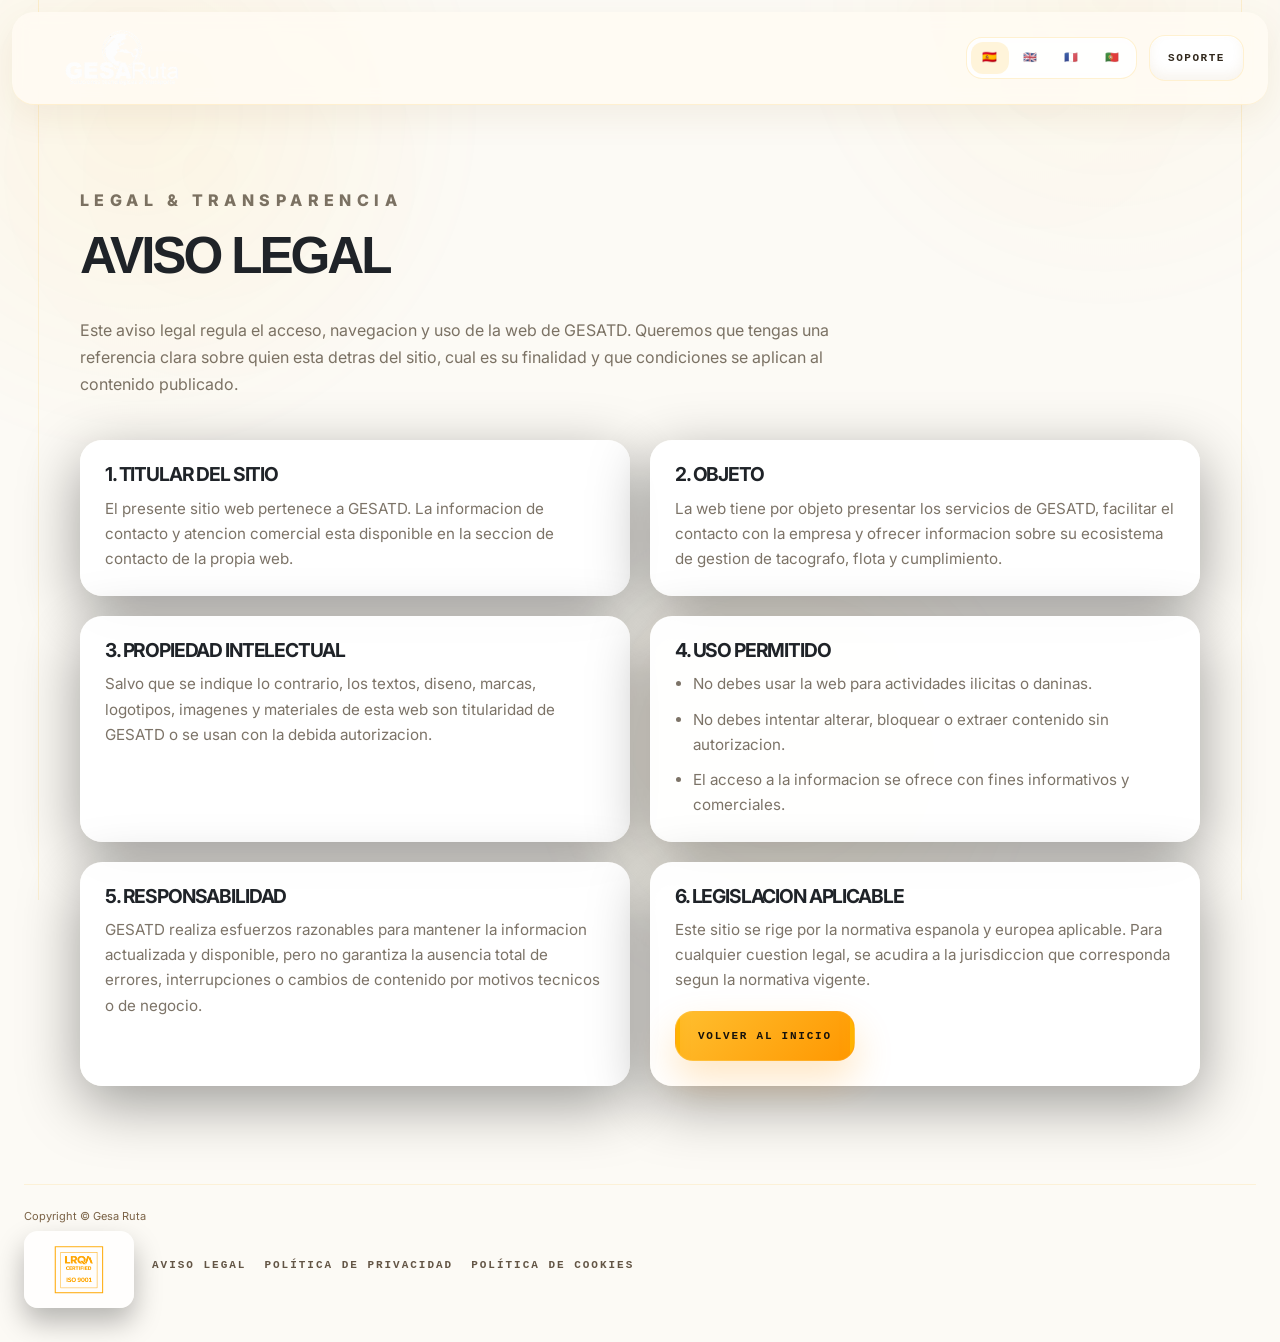
<file: aviso-legal.html>
<!DOCTYPE html>
<html lang="es">
  <head>
    <meta charset="UTF-8" />
    <meta name="viewport" content="width=device-width, initial-scale=1.0" />
    <title>Aviso legal - GESATD</title>
    <link rel="icon" type="image/png" href="gesaruta-blanco.png?v=3" />
    <link rel="apple-touch-icon" href="gesaruta-blanco.png?v=3" />
    <link rel="preconnect" href="https://fonts.googleapis.com" />
    <link rel="preconnect" href="https://fonts.gstatic.com" crossorigin />
    <link href="https://fonts.googleapis.com/css2?family=Inter:wght@400;500;600;700;800;900&display=swap" rel="stylesheet" />
    <link rel="stylesheet" href="styles.css?v=languages-support-1" />
  </head>
  <body class="policy-page">
    <div class="backdrop-grid"></div>
    <div class="backdrop-noise"></div>

    <header class="topbar">
      <div class="brand">
        <a href="index.html" aria-label="Volver al inicio">
          <img class="brand-logo-full" src="gesaruta-blanco.png?v=3" alt="GesaRuta" />
        </a>
      </div>
      <div class="header-actions">
        <nav class="language-switcher" aria-label="Seleccionar idioma">
          <button class="language-btn is-active" type="button" data-language="es" aria-label="Ver la web en español" title="Español"><span aria-hidden="true">🇪🇸</span></button>
          <button class="language-btn" type="button" data-language="en" aria-label="Translate website to English" title="English"><span aria-hidden="true">🇬🇧</span></button>
          <button class="language-btn" type="button" data-language="fr" aria-label="Traduire le site en français" title="Français"><span aria-hidden="true">🇫🇷</span></button>
          <button class="language-btn" type="button" data-language="pt" aria-label="Traduzir o site para português" title="Português"><span aria-hidden="true">🇵🇹</span></button>
        </nav>
        <a class="header-support-btn" href="https://download.anydesk.com/AnyDesk.exe" target="_blank" rel="noopener noreferrer">Soporte</a>
      </div>
      <div id="google_translate_element" class="google-translate-host" aria-hidden="true"></div>
    </header>

    <main class="policy-main">
      <section class="policy-hero">
        <p class="policy-eyebrow">Legal & transparencia</p>
        <h1>Aviso legal</h1>
        <p>
          Este aviso legal regula el acceso, navegacion y uso de la web de GESATD. Queremos que tengas una referencia
          clara sobre quien esta detras del sitio, cual es su finalidad y que condiciones se aplican al contenido publicado.
        </p>
      </section>

      <div class="policy-grid">
        <article class="policy-card">
          <h2>1. Titular del sitio</h2>
          <p>
            El presente sitio web pertenece a GESATD. La informacion de contacto y atencion comercial esta disponible
            en la seccion de contacto de la propia web.
          </p>
        </article>

        <article class="policy-card">
          <h2>2. Objeto</h2>
          <p>
            La web tiene por objeto presentar los servicios de GESATD, facilitar el contacto con la empresa y ofrecer
            informacion sobre su ecosistema de gestion de tacografo, flota y cumplimiento.
          </p>
        </article>

        <article class="policy-card">
          <h2>3. Propiedad intelectual</h2>
          <p>
            Salvo que se indique lo contrario, los textos, diseno, marcas, logotipos, imagenes y materiales de esta web
            son titularidad de GESATD o se usan con la debida autorizacion.
          </p>
        </article>

        <article class="policy-card">
          <h2>4. Uso permitido</h2>
          <ul class="policy-list">
            <li>No debes usar la web para actividades ilicitas o daninas.</li>
            <li>No debes intentar alterar, bloquear o extraer contenido sin autorizacion.</li>
            <li>El acceso a la informacion se ofrece con fines informativos y comerciales.</li>
          </ul>
        </article>

        <article class="policy-card">
          <h2>5. Responsabilidad</h2>
          <p>
            GESATD realiza esfuerzos razonables para mantener la informacion actualizada y disponible, pero no garantiza
            la ausencia total de errores, interrupciones o cambios de contenido por motivos tecnicos o de negocio.
          </p>
        </article>

        <article class="policy-card">
          <h2>6. Legislacion aplicable</h2>
          <p>
            Este sitio se rige por la normativa espanola y europea aplicable. Para cualquier cuestion legal, se acudira
            a la jurisdiccion que corresponda segun la normativa vigente.
          </p>
          <a class="cta policy-back" href="index.html">Volver al inicio</a>
        </article>
      </div>
    </main>

    <footer class="footer">
      <span>Copyright &copy; Gesa Ruta</span>
      <div class="footer-group">
        <img class="footer-seal-image" src="ISO9001.png" alt="ISO 9001 LRQA Certified" />
        <a class="footer-link" href="aviso-legal.html">Aviso legal</a>
        <a class="footer-link" href="privacidad.html">Pol&iacute;tica de privacidad</a>
        <a class="footer-link" href="cookies.html">Pol&iacute;tica de cookies</a>
      </div>
    </footer>
    <script src="script.js?v=languages-support-1"></script>
    <script async src="https://translate.google.com/translate_a/element.js?cb=googleTranslateElementInit"></script>
  </body>
</html>
</file>
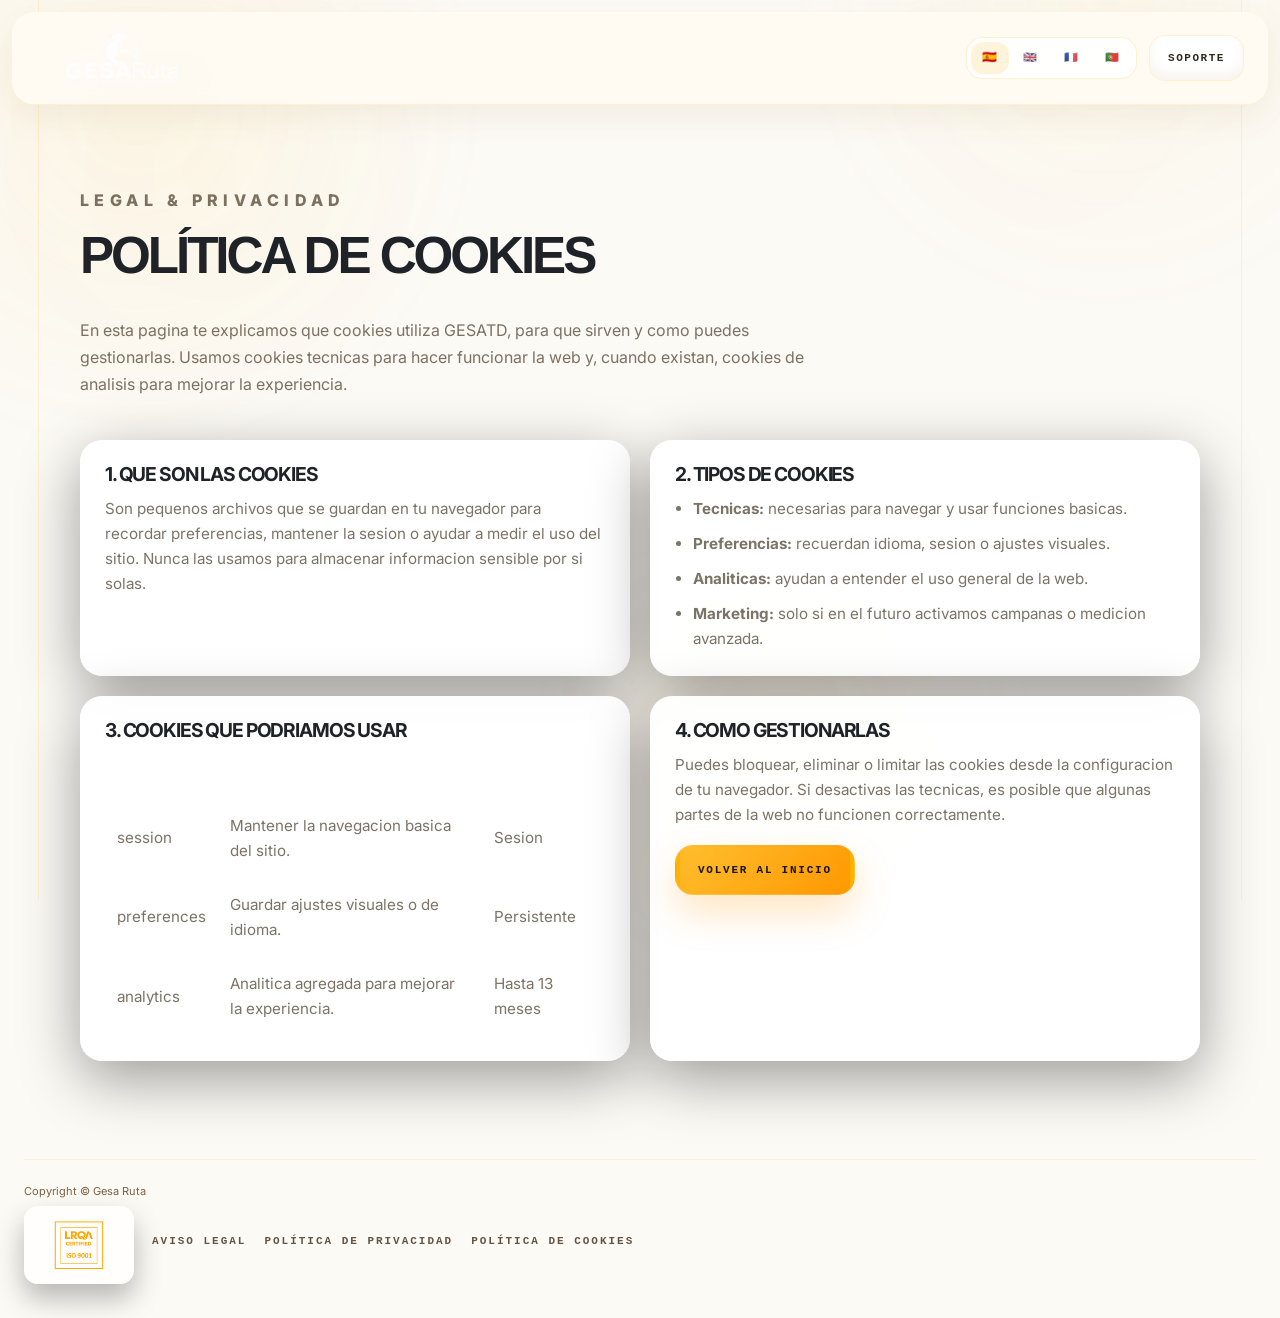
<file: cookies.html>
<!DOCTYPE html>
<html lang="es">
  <head>
    <meta charset="UTF-8" />
    <meta name="viewport" content="width=device-width, initial-scale=1.0" />
    <title>Pol&iacute;tica de cookies - GESATD</title>
    <link rel="icon" type="image/png" href="gesaruta-blanco.png?v=3" />
    <link rel="apple-touch-icon" href="gesaruta-blanco.png?v=3" />
    <link rel="preconnect" href="https://fonts.googleapis.com" />
    <link rel="preconnect" href="https://fonts.gstatic.com" crossorigin />
    <link href="https://fonts.googleapis.com/css2?family=Inter:wght@400;500;600;700;800;900&display=swap" rel="stylesheet" />
    <link rel="stylesheet" href="styles.css?v=languages-support-1" />
  </head>
  <body class="policy-page">
    <div class="backdrop-grid"></div>
    <div class="backdrop-noise"></div>

    <header class="topbar">
      <div class="brand">
        <a href="index.html" aria-label="Volver al inicio">
          <img class="brand-logo-full" src="gesaruta-blanco.png?v=3" alt="GesaRuta" />
        </a>
      </div>
      <div class="header-actions">
        <nav class="language-switcher" aria-label="Seleccionar idioma">
          <button class="language-btn is-active" type="button" data-language="es" aria-label="Ver la web en español" title="Español"><span aria-hidden="true">🇪🇸</span></button>
          <button class="language-btn" type="button" data-language="en" aria-label="Translate website to English" title="English"><span aria-hidden="true">🇬🇧</span></button>
          <button class="language-btn" type="button" data-language="fr" aria-label="Traduire le site en français" title="Français"><span aria-hidden="true">🇫🇷</span></button>
          <button class="language-btn" type="button" data-language="pt" aria-label="Traduzir o site para português" title="Português"><span aria-hidden="true">🇵🇹</span></button>
        </nav>
        <a class="header-support-btn" href="https://download.anydesk.com/AnyDesk.exe" target="_blank" rel="noopener noreferrer">Soporte</a>
      </div>
      <div id="google_translate_element" class="google-translate-host" aria-hidden="true"></div>
    </header>

    <main class="policy-main">
      <section class="policy-hero">
        <p class="policy-eyebrow">Legal & privacidad</p>
        <h1>Pol&iacute;tica de cookies</h1>
        <p>
          En esta pagina te explicamos que cookies utiliza GESATD, para que sirven y como puedes gestionarlas.
          Usamos cookies tecnicas para hacer funcionar la web y, cuando existan, cookies de analisis para mejorar la experiencia.
        </p>
      </section>

      <div class="policy-grid">
        <article class="policy-card">
          <h2>1. Que son las cookies</h2>
          <p>
            Son pequenos archivos que se guardan en tu navegador para recordar preferencias, mantener la sesion
            o ayudar a medir el uso del sitio. Nunca las usamos para almacenar informacion sensible por si solas.
          </p>
        </article>

        <article class="policy-card">
          <h2>2. Tipos de cookies</h2>
          <ul class="policy-list">
            <li><strong>Tecnicas:</strong> necesarias para navegar y usar funciones basicas.</li>
            <li><strong>Preferencias:</strong> recuerdan idioma, sesion o ajustes visuales.</li>
            <li><strong>Analiticas:</strong> ayudan a entender el uso general de la web.</li>
            <li><strong>Marketing:</strong> solo si en el futuro activamos campanas o medicion avanzada.</li>
          </ul>
        </article>

        <article class="policy-card">
          <h2>3. Cookies que podriamos usar</h2>
          <table class="policy-table">
            <thead>
              <tr>
                <th>Cookie</th>
                <th>Finalidad</th>
                <th>Duracion</th>
              </tr>
            </thead>
            <tbody>
              <tr>
                <td>session</td>
                <td>Mantener la navegacion basica del sitio.</td>
                <td>Sesion</td>
              </tr>
              <tr>
                <td>preferences</td>
                <td>Guardar ajustes visuales o de idioma.</td>
                <td>Persistente</td>
              </tr>
              <tr>
                <td>analytics</td>
                <td>Analitica agregada para mejorar la experiencia.</td>
                <td>Hasta 13 meses</td>
              </tr>
            </tbody>
          </table>
        </article>

        <article class="policy-card">
          <h2>4. Como gestionarlas</h2>
          <p>
            Puedes bloquear, eliminar o limitar las cookies desde la configuracion de tu navegador.
            Si desactivas las tecnicas, es posible que algunas partes de la web no funcionen correctamente.
          </p>
          <a class="cta policy-back" href="index.html">Volver al inicio</a>
        </article>
      </div>
    </main>

    <footer class="footer">
      <span>Copyright &copy; Gesa Ruta</span>
      <div class="footer-group">
        <img class="footer-seal-image" src="ISO9001.png" alt="ISO 9001 LRQA Certified" />
        <a class="footer-link" href="aviso-legal.html">Aviso legal</a>
        <a class="footer-link" href="privacidad.html">Pol&iacute;tica de privacidad</a>
        <a class="footer-link" href="cookies.html">Pol&iacute;tica de cookies</a>
      </div>
    </footer>
    <script src="script.js?v=languages-support-1"></script>
    <script async src="https://translate.google.com/translate_a/element.js?cb=googleTranslateElementInit"></script>
  </body>
</html>
</file>
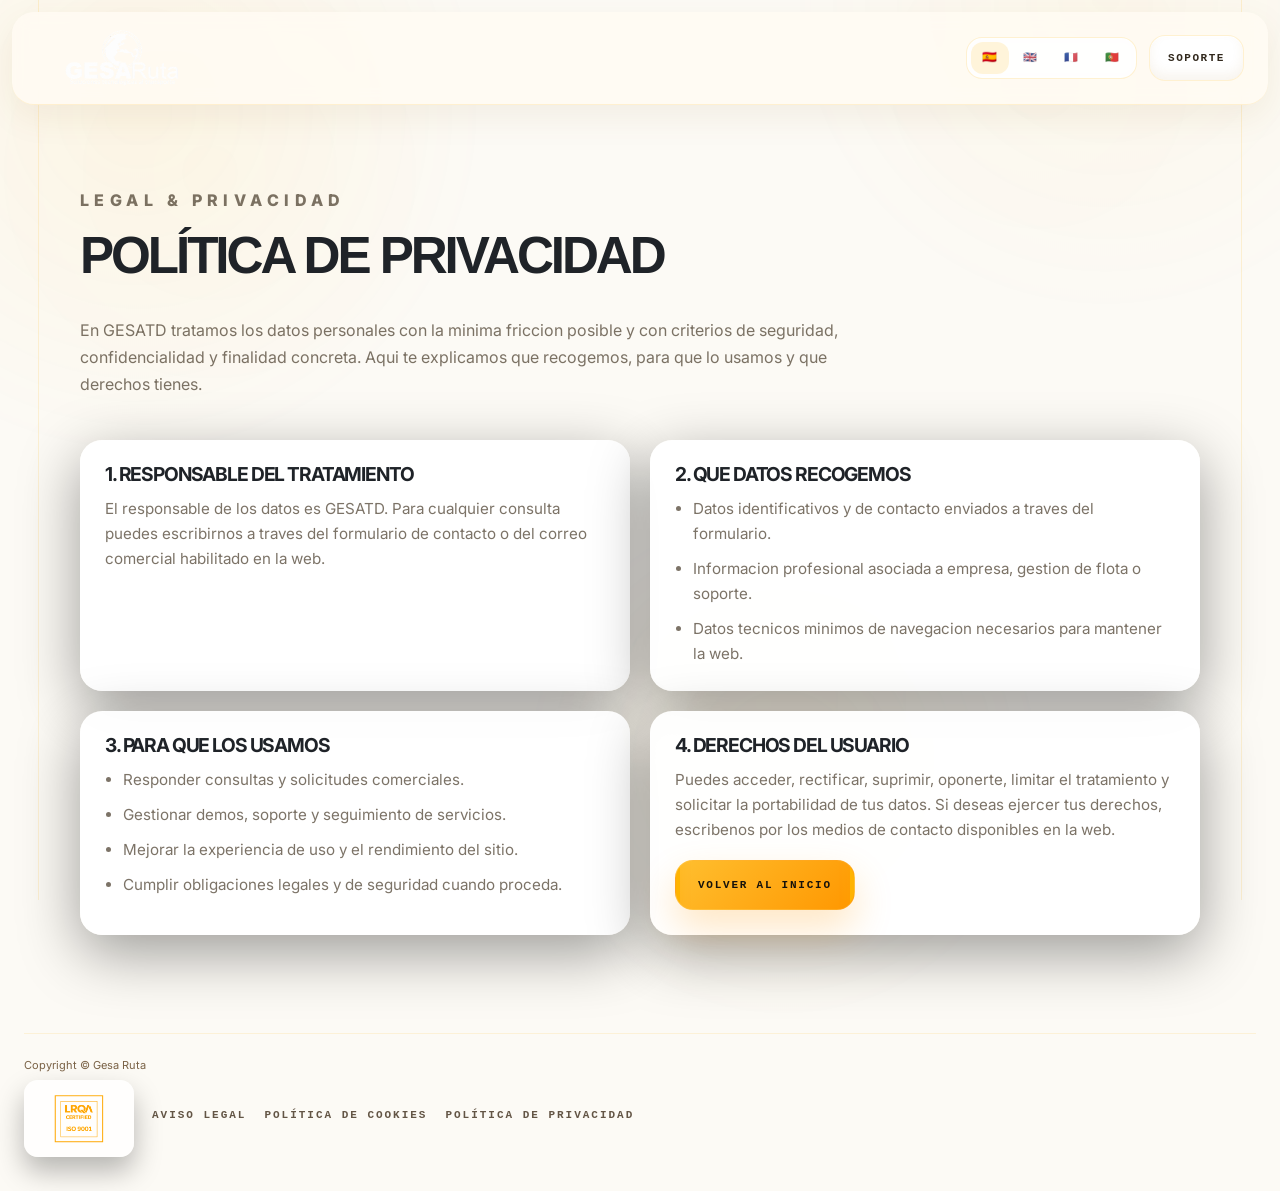
<file: privacidad.html>
<!DOCTYPE html>
<html lang="es">
  <head>
    <meta charset="UTF-8" />
    <meta name="viewport" content="width=device-width, initial-scale=1.0" />
    <title>Pol&iacute;tica de privacidad - GESATD</title>
    <link rel="icon" type="image/png" href="gesaruta-blanco.png?v=3" />
    <link rel="apple-touch-icon" href="gesaruta-blanco.png?v=3" />
    <link rel="preconnect" href="https://fonts.googleapis.com" />
    <link rel="preconnect" href="https://fonts.gstatic.com" crossorigin />
    <link href="https://fonts.googleapis.com/css2?family=Inter:wght@400;500;600;700;800;900&display=swap" rel="stylesheet" />
    <link rel="stylesheet" href="styles.css?v=languages-support-1" />
  </head>
  <body class="policy-page">
    <div class="backdrop-grid"></div>
    <div class="backdrop-noise"></div>

    <header class="topbar">
      <div class="brand">
        <a href="index.html" aria-label="Volver al inicio">
          <img class="brand-logo-full" src="gesaruta-blanco.png?v=3" alt="GesaRuta" />
        </a>
      </div>
      <div class="header-actions">
        <nav class="language-switcher" aria-label="Seleccionar idioma">
          <button class="language-btn is-active" type="button" data-language="es" aria-label="Ver la web en español" title="Español"><span aria-hidden="true">🇪🇸</span></button>
          <button class="language-btn" type="button" data-language="en" aria-label="Translate website to English" title="English"><span aria-hidden="true">🇬🇧</span></button>
          <button class="language-btn" type="button" data-language="fr" aria-label="Traduire le site en français" title="Français"><span aria-hidden="true">🇫🇷</span></button>
          <button class="language-btn" type="button" data-language="pt" aria-label="Traduzir o site para português" title="Português"><span aria-hidden="true">🇵🇹</span></button>
        </nav>
        <a class="header-support-btn" href="https://download.anydesk.com/AnyDesk.exe" target="_blank" rel="noopener noreferrer">Soporte</a>
      </div>
      <div id="google_translate_element" class="google-translate-host" aria-hidden="true"></div>
    </header>

    <main class="policy-main">
      <section class="policy-hero">
        <p class="policy-eyebrow">Legal & privacidad</p>
        <h1>Pol&iacute;tica de privacidad</h1>
        <p>
          En GESATD tratamos los datos personales con la minima friccion posible y con criterios de seguridad,
          confidencialidad y finalidad concreta. Aqui te explicamos que recogemos, para que lo usamos y que derechos tienes.
        </p>
      </section>

      <div class="policy-grid">
        <article class="policy-card">
          <h2>1. Responsable del tratamiento</h2>
          <p>
            El responsable de los datos es GESATD. Para cualquier consulta puedes escribirnos a traves del formulario
            de contacto o del correo comercial habilitado en la web.
          </p>
        </article>

        <article class="policy-card">
          <h2>2. Que datos recogemos</h2>
          <ul class="policy-list">
            <li>Datos identificativos y de contacto enviados a traves del formulario.</li>
            <li>Informacion profesional asociada a empresa, gestion de flota o soporte.</li>
            <li>Datos tecnicos minimos de navegacion necesarios para mantener la web.</li>
          </ul>
        </article>

        <article class="policy-card">
          <h2>3. Para que los usamos</h2>
          <ul class="policy-list">
            <li>Responder consultas y solicitudes comerciales.</li>
            <li>Gestionar demos, soporte y seguimiento de servicios.</li>
            <li>Mejorar la experiencia de uso y el rendimiento del sitio.</li>
            <li>Cumplir obligaciones legales y de seguridad cuando proceda.</li>
          </ul>
        </article>

        <article class="policy-card">
          <h2>4. Derechos del usuario</h2>
          <p>
            Puedes acceder, rectificar, suprimir, oponerte, limitar el tratamiento y solicitar la portabilidad de tus datos.
            Si deseas ejercer tus derechos, escribenos por los medios de contacto disponibles en la web.
          </p>
          <a class="cta policy-back" href="index.html">Volver al inicio</a>
        </article>
      </div>
    </main>

    <footer class="footer">
      <span>Copyright &copy; Gesa Ruta</span>
      <div class="footer-group">
        <img class="footer-seal-image" src="ISO9001.png" alt="ISO 9001 LRQA Certified" />
        <a class="footer-link" href="aviso-legal.html">Aviso legal</a>
        <a class="footer-link" href="cookies.html">Pol&iacute;tica de cookies</a>
        <a class="footer-link" href="privacidad.html">Pol&iacute;tica de privacidad</a>
      </div>
    </footer>
    <script src="script.js?v=languages-support-1"></script>
    <script async src="https://translate.google.com/translate_a/element.js?cb=googleTranslateElementInit"></script>
  </body>
</html>
</file>
<file: styles.css>
:root {
  --bg: #fcfaf5;
  --panel: rgba(255, 255, 255, 0.94);
  --panel-soft: rgba(247, 242, 231, 0.96);
  --text: #1f2328;
  --muted: rgba(73, 61, 44, 0.72);
  --accent: #ffb300;
  --accent-strong: #ff7a00;
  --accent-soft: rgba(255, 179, 0, 0.12);
  --red: #d45b43;
  --amber: #8f6720;
  --line: rgba(255, 179, 0, 0.18);
}

* { box-sizing: border-box; }
html { scroll-behavior: smooth; }
body {
  margin: 0;
  font-family: "Rajdhani", sans-serif;
  background:
    linear-gradient(180deg, rgba(255,255,255,0.82), rgba(255,255,255,0.52)),
    radial-gradient(circle at top, rgba(255, 179, 0, 0.12), transparent 28%),
    linear-gradient(180deg, #fffdf8 0%, #f8f2e6 42%, #f6efe3 100%);
  color: var(--text);
  overflow-x: hidden;
}
a { color: inherit; text-decoration: none; }

body::before,
body::after {
  content: "";
  position: fixed;
  inset: -20vmax;
  pointer-events: none;
  z-index: -1;
  background:
    radial-gradient(circle at 22% 26%, rgba(255, 179, 0, 0.06), transparent 20%),
    radial-gradient(circle at 76% 18%, rgba(255, 179, 0, 0.04), transparent 18%),
    radial-gradient(circle at 58% 72%, rgba(255, 179, 0, 0.05), transparent 18%);
  filter: blur(12px);
  animation: none;
}
body::after {
  inset: -10vmax;
  opacity: 0.22;
}

.backdrop-grid, .backdrop-noise { position: fixed; inset: 0; pointer-events: none; }
.backdrop-grid {
  background-image: linear-gradient(rgba(255,255,255,0.025) 1px, transparent 1px), linear-gradient(90deg, rgba(255,255,255,0.025) 1px, transparent 1px);
  background-size: 64px 64px;
  opacity: 0.1;
  animation: none;
}
.backdrop-noise {
  opacity: 0.03;
  background-image: radial-gradient(circle, rgba(255,255,255,0.55) 1px, transparent 1px);
  background-size: 18px 18px;
  animation: none;
}
.nexus-vignette,
.nexus-scanlines,
.nexus-orange-wedge,
.nexus-orange-wedge-soft,
.nexus-beams {
  position: fixed;
  inset: 0;
  pointer-events: none;
}
.nexus-vignette {
  z-index: 0;
  background: radial-gradient(circle at center, transparent 0%, rgba(244,236,220,0.85) 92%);
}
.nexus-scanlines {
  z-index: 1;
  opacity: 0.05;
  mix-blend-mode: normal;
  background-image: repeating-linear-gradient(0deg, transparent, transparent 3px, rgba(255,179,0,0.08) 3px, rgba(255,179,0,0.08) 4px);
}
.nexus-orange-wedge {
  z-index: 0;
  left: 0;
  top: auto;
  width: 72%;
  height: 76vh;
  background: #ffcf8a;
  opacity: 0.18;
  clip-path: polygon(0 100%, 0 20%, 80% 100%);
}
.nexus-orange-wedge-soft {
  z-index: 0;
  left: 0;
  top: auto;
  width: 62%;
  height: 66vh;
  background: #ffd79d;
  opacity: 0.22;
  clip-path: polygon(0 100%, 0 40%, 60% 100%);
}
.nexus-beams {
  display: none;
}
.beam-track {
  fill: none;
  stroke: rgba(255,171,0,0.06);
  stroke-width: 0.1;
}
.beam-track-soft { stroke: rgba(255,171,0,0.04); }
.beam-line {
  fill: none;
  stroke-width: 0.18;
  stroke-dashoffset: 0;
  animation: none;
}
.beam-one { stroke: #ff6d00; stroke-dasharray: 10 150; }
.beam-two { stroke: #ffab00; stroke-dasharray: 15 150; }
.beam-three { stroke: #e65100; stroke-width: 0.15; stroke-dasharray: 5 100; }

.section, .footer { width: min(1400px, calc(100% - 88px)); margin: 0 auto; }
.topbar {
  width: 100%;
  display: flex;
  justify-content: space-between;
  align-items: center;
  padding: 18px clamp(24px, 3vw, 48px); position: sticky; top: 0; z-index: 20;
  background: linear-gradient(180deg, rgba(255,255,255,0.9), rgba(247,241,229,0.96));
  backdrop-filter: blur(8px);
  border-bottom: 1px solid rgba(255,179,0,0.16);
  border-radius: 0;
  box-shadow: 0 10px 24px rgba(120, 84, 23, 0.08), inset 0 -1px 0 rgba(255,255,255,0.55);
  gap: 24px;
}
.brand, .hero-actions, .security-row, .contact-cols, .progress-steps { display: flex; align-items: center; gap: 18px; }
.header-actions,
.top-actions {
  display: flex;
  align-items: center;
  gap: 10px;
}
.brand-logo-full {
  width: 180px !important;
  max-width: 180px !important;
  max-height: 54px !important;
  height: auto;
  display: block;
  object-fit: contain;
  flex: none;
}
.brand-name { font-weight: 900; font-size: 1.15rem; letter-spacing: 0.02em; line-height: 1; }
.nav,
.top-actions,
.nav a,
.link-muted {
  display: none;
}
.header-contact-btn,
.header-support-btn {
  display: inline-flex;
  align-items: center;
  justify-content: center;
  min-height: 44px;
  padding: 0 20px;
  border-radius: 0;
  border: 1px solid rgba(255,179,0,.18);
  background: linear-gradient(180deg, #fffdf8, #f4ebdb);
  color: #32291d;
  font-weight: 700;
  letter-spacing: .14em;
  text-transform: uppercase;
  font-family: "JetBrains Mono", monospace;
  font-size: 11px;
  box-shadow: inset 0 1px 0 rgba(255,255,255,0.92), inset 0 -6px 12px rgba(170, 120, 33, 0.08);
  transition: border-color .2s ease, background .2s ease, color .2s ease, transform .2s ease, box-shadow .2s ease;
  position: relative;
  overflow: hidden;
}
.header-contact-btn::before,
.header-contact-btn::after,
.header-support-btn::before,
.header-support-btn::after {
  content: "";
  position: absolute;
  top: 0;
  bottom: 0;
  width: 3px;
  background: var(--accent-strong);
  box-shadow: none;
  transition: width .25s ease, background .25s ease;
}
.header-contact-btn::before,
.header-support-btn::before { left: 0; }
.header-contact-btn::after,
.header-support-btn::after { right: 0; }
.header-contact-btn > *,
.header-support-btn > * {
  position: relative;
  z-index: 1;
}
.header-contact-btn:hover,
.header-support-btn:hover {
  border-color: rgba(255,179,0,.22);
  background: linear-gradient(180deg, #fff7ea, #f7ecda);
  color: #1f2328;
  transform: translateY(-1px);
  box-shadow: inset 0 1px 0 rgba(255,255,255,0.95), 0 8px 16px rgba(255,179,0,0.08);
}
.header-contact-btn:hover::before,
.header-contact-btn:hover::after,
.header-support-btn:hover::before,
.header-support-btn:hover::after {
  width: 6px;
  background: #fff;
}
.header-support-btn { color: #32291d; }
.language-switcher {
  display: inline-flex;
  align-items: center;
  gap: 3px;
  padding: 4px;
  border: 1px solid rgba(255,179,0,.18);
  border-radius: 0;
  background: linear-gradient(180deg, #fffdf8, #f5ecdd);
  backdrop-filter: blur(6px);
  box-shadow: inset 0 1px 0 rgba(255,255,255,0.8);
}
.language-btn {
  width: 38px;
  min-width: 38px;
  height: 32px;
  padding: 0;
  border: 0;
  border-radius: 999px;
  background: transparent;
  color: rgba(79, 60, 29, 0.8);
  font: inherit;
  font-size: 11px;
  font-weight: 900;
  letter-spacing: .12em;
  font-family: "JetBrains Mono", monospace;
  cursor: pointer;
}
.language-btn span {
  display: block;
  font-size: 20px;
  line-height: 1;
  filter: saturate(.82);
  transition: filter .2s ease, transform .2s ease;
}
.language-btn:hover,
.language-btn.is-active {
  background: rgba(255,179,0,.14);
  color: var(--accent);
}
.language-btn:hover span,
.language-btn.is-active span {
  filter: saturate(1.12);
  transform: scale(1.08);
}
.google-translate-host {
  position: fixed !important;
  left: -10000px !important;
  top: -10000px !important;
  width: 1px !important;
  height: 1px !important;
  overflow: hidden !important;
  opacity: 0 !important;
  pointer-events: none !important;
}
body {
  top: 0 !important;
}
.skiptranslate iframe,
.goog-te-banner-frame {
  display: none !important;
}

.section { padding: 70px 0; }
.section[id] { scroll-margin-top: 110px; }
.hero {
  min-height: 84vh;
  display: grid;
  grid-template-columns: 1.05fr 0.95fr;
  gap: 56px;
  align-items: center;
  position: relative;
  z-index: 10;
  padding-top: 18px;
}
.hero-copy {
  max-width: 700px;
}
.hero::before,
.hero::after,
.hero-copy::before,
.hero-copy::after,
.hero-side::before,
.hero-side::after {
  content: none !important;
  display: none !important;
}
.eyebrow {
  display: inline-block; color: rgba(255, 179, 0, 0.9); text-transform: uppercase; letter-spacing: 0.32em;
  font-size: 10px; font-weight: 800; margin-bottom: 16px;
  font-family: "JetBrains Mono", monospace;
}
.center { text-align: center; }
h1, h2, h3, p { margin: 0; }
h1 {
  font-size: clamp(3rem, 5.8vw, 5.8rem); line-height: 0.9; letter-spacing: -0.07em;
  text-transform: uppercase; margin-bottom: 18px;
  font-weight: 700;
  font-family: "Rajdhani", sans-serif;
}
h2 {
  font-size: clamp(1.8rem, 3vw, 3.4rem); line-height: 0.96; letter-spacing: -0.06em; text-transform: uppercase;
}
h3 { font-size: 1.05rem; }
.block { display: block; }
.accent { color: var(--accent); font-style: normal; }
.hero-metallic {
  color: #46392a;
  -webkit-text-fill-color: currentColor;
  -webkit-text-stroke: 0;
  background: none;
  text-shadow: 0 0 10px rgba(255,179,0,0.12);
}
.hero-metallic .accent { color: #ff7a00; -webkit-text-fill-color: currentColor; }
.lead, .section-title p, .geo-copy p, .download-card p, .final-cta p, .contact-brand p, .hardware-card p, .side-panel p, .wide-panel p, .metric p, .alert-card p, .report-body p {
  color: var(--muted); line-height: 1.65; font-size: 0.92rem;
}
.lead {
  max-width: 680px;
  font-size: 1.12rem;
  line-height: 1.55;
  text-transform: none;
  letter-spacing: .015em;
}

.cta, .ghost {
  min-height: 50px; padding: 0 22px; border-radius: 0; display: inline-flex; align-items: center; justify-content: center;
  text-transform: uppercase; font-weight: 700; letter-spacing: 0.16em; transition: transform .2s ease, box-shadow .2s ease, border-color .2s ease;
  font-family: "JetBrains Mono", monospace;
  font-size: 11px;
}
.cta {
  background: linear-gradient(180deg, #34383d, #26292d);
  color: #f5f1df;
  border: 1px solid rgba(255,255,255,.08);
  box-shadow: inset 0 1px 0 rgba(255,255,255,0.08), inset 0 -8px 12px rgba(0,0,0,0.28);
  position: relative;
  overflow: hidden;
}
.cta::before, .cta::after, .ghost::before, .ghost::after {
  content: "";
  position: absolute;
  top: 0;
  bottom: 0;
  width: 4px;
  background: var(--accent);
  box-shadow: 0 0 10px rgba(255,171,0,0.5);
  transition: width .25s ease, background .25s ease;
}
.cta::before, .ghost::before { left: 0; }
.cta::after, .ghost::after { right: 0; }
.ghost {
  border: 1px solid rgba(255,255,255,0.08);
  background: linear-gradient(180deg, #26292d, #1c1e21);
}
.cta:hover, .ghost:hover { transform: translateY(-2px); }
.cta:hover::before, .cta:hover::after, .ghost:hover::before, .ghost:hover::after {
  width: 8px;
  background: #fff;
}

.hero-actions {
  gap: 18px;
  margin-top: 34px;
}
.hero-cta, .hero-ghost {
  min-height: 60px;
  padding: 0 28px;
  border-radius: 6px;
  min-width: 285px;
  justify-content: space-between;
  gap: 16px;
}
.hero-cta {
  font-size: 0.95rem;
  box-shadow: 0 0 30px rgba(255, 152, 0, 0.22);
}
.hero-ghost {
  font-size: 0.92rem;
  border-color: rgba(255,255,255,0.16);
  background: rgba(255,255,255,0.03);
}
.hero .cta::before,
.hero .cta::after,
.hero .ghost::before,
.hero .ghost::after {
  content: none;
  display: none;
}
.cta-icon, .ghost-icon {
  display: inline-flex;
  align-items: center;
  justify-content: center;
  flex: none;
}
.cta-icon { font-size: 1rem; }
.ghost-icon {
  width: 18px;
  height: 18px;
  opacity: 0.95;
}
.hero-cta .cta-icon {
  width: 16px;
  height: 16px;
  color: #0a0a0a;
}
.hero-ghost .ghost-icon {
  color: rgba(255,255,255,0.88);
}

.hero-side { display: grid; gap: 24px; }
.hero-copy { padding-top: 12px; }
.status-card, .dashboard-card, .wide-panel, .side-panel, .report-card, .geo-card, .download-card, .hardware-card, .alert-card {
  background: linear-gradient(180deg, rgba(255,255,255,0.96), rgba(245,238,226,0.96));
  border: 1px solid rgba(255,179,0,0.12);
  border-radius: 0;
  box-shadow: 0 10px 28px rgba(145, 104, 27, 0.08), inset 0 1px 0 rgba(255,255,255,0.68);
  position: relative;
  overflow: hidden;
}
.status-card::before,
.dashboard-card::before,
.wide-panel::before,
.side-panel::before,
.report-card::before,
.geo-card::before,
.download-card::before,
.hardware-card::before,
.alert-card::before {
  content: "";
  position: absolute;
  inset: 0;
  background: radial-gradient(260px circle at var(--mouse-x, -1000px) var(--mouse-y, -1000px), rgba(255, 171, 0, 0.06), transparent 42%);
  opacity: 0;
  pointer-events: none;
  transition: opacity .3s ease;
  z-index: 0;
}
.status-card::after,
.dashboard-card::after,
.wide-panel::after,
.side-panel::after,
.report-card::after,
.geo-card::after,
.download-card::after,
.hardware-card::after,
.alert-card::after {
  content: "";
  position: absolute;
  inset: -1px;
  border-radius: inherit;
  background: radial-gradient(180px circle at var(--mouse-x, -1000px) var(--mouse-y, -1000px), rgba(255, 171, 0, 0.42), transparent 44%);
  -webkit-mask: linear-gradient(#fff 0 0) content-box, linear-gradient(#fff 0 0);
  -webkit-mask-composite: xor;
  mask-composite: exclude;
  padding: 1px;
  pointer-events: none;
  opacity: 0;
  transition: opacity .3s ease;
  z-index: 1;
}
.status-card:hover::before,
.dashboard-card:hover::before,
.wide-panel:hover::before,
.side-panel:hover::before,
.report-card:hover::before,
.geo-card:hover::before,
.download-card:hover::before,
.hardware-card:hover::before,
.alert-card:hover::before,
.status-card:hover::after,
.dashboard-card:hover::after,
.wide-panel:hover::after,
.side-panel:hover::after,
.report-card:hover::after,
.geo-card:hover::after,
.download-card:hover::after,
.hardware-card:hover::after,
.alert-card:hover::after {
  opacity: 1;
}
.status-card > *, .dashboard-card > *, .wide-panel > *, .side-panel > *, .report-card > *, .geo-card > *, .download-card > *, .hardware-card > *, .alert-card > * { position: relative; z-index: 2; }
.status-card {
  padding: 20px 22px 18px;
  width: min(560px, 78%);
  justify-self: end;
  border-left: 3px solid var(--accent);
}
.mini-label { color: var(--accent); text-transform: uppercase; letter-spacing: .18em; font-size: 10px; font-weight: 800; font-family: "JetBrains Mono", monospace; }
.status-value { font-size: clamp(2rem, 3vw, 2.8rem); font-weight: 900; margin: 10px 0 4px; }
.mini-copy { color: #efc26e; margin-bottom: 16px; }
.progress-steps { gap: 6px; }
.progress-steps span { display: block; height: 5px; border-radius: 999px; background: rgba(255, 179, 0, 0.58); flex: 1; }
.progress-steps span:last-child { background: rgba(255, 179, 0, 0.18); }
.progress-steps span:nth-child(1),
.progress-steps span:nth-child(2),
.progress-steps span:nth-child(3),
.progress-steps span:nth-child(4) { animation: none; }
.dashboard-card { padding: 20px; width: 100%; }
.card-head, .download-head, .risk-head { display: flex; justify-content: space-between; align-items: center; }
.card-head h3 { margin-top: 8px; font-size: 1.25rem; letter-spacing: -0.04em; font-weight: 900; }
.card-head .mini-label { margin-bottom: 2px; font-size: 11px; }
.live, .tag {
  background: rgba(255,179,0,.12); color: var(--accent); padding: 6px 10px; border-radius: 0;
  text-transform: uppercase; font-size: 11px; font-weight: 700; font-family: "JetBrains Mono", monospace; letter-spacing: .14em;
}
.graph-frame {
  margin-top: 24px;
  min-height: 220px;
  background:
    radial-gradient(circle at 50% 48%, rgba(255, 152, 0, 0.06), transparent 42%),
    #fffef9;
  border-radius: 12px;
  border: 1px solid rgba(255,179,0,0.12);
  position: relative;
  overflow: hidden;
  padding: 20px 18px 18px;
}
.graph-grid {
  position: absolute;
  inset: 0;
  background:
    linear-gradient(transparent 49%, rgba(255, 152, 0, 0.04) 50%, transparent 51%),
    linear-gradient(90deg, transparent 49%, rgba(255, 152, 0, 0.03) 50%, transparent 51%);
  background-size: 100% 52px, 72px 100%;
  opacity: 0.12;
  animation: none;
}
.graph-wave {
  position: absolute;
  left: 8%;
  right: 8%;
  top: 34%;
  width: 84%;
  height: 120px;
  overflow: visible;
  animation: none;
}
.graph-wave path {
  fill: none;
  stroke: #ffcf5b;
  stroke-width: 2.2;
  stroke-linecap: round;
  stroke-linejoin: round;
  filter: none;
}
.graph-point {
  fill: var(--accent);
  filter: none;
  animation: none;
  transform-box: fill-box;
  transform-origin: center;
}
.graph-footer {
  position: absolute;
  left: 16px;
  right: 16px;
  bottom: 12px;
  display: flex;
  justify-content: space-between;
  text-transform: uppercase;
  font-size: 10px;
  color: rgba(89, 72, 49, 0.78);
  font-weight: 800;
}
.graph-frame::before {
  content: "";
  position: absolute;
  inset: 18px;
  border-radius: 10px;
  background: linear-gradient(90deg, transparent, rgba(255, 152, 0, 0.08), transparent);
  transform: translateX(-120%);
  animation: none;
}
.graph-footer span:first-child { color: #926f3c; }
.graph-footer span:last-child { color: var(--accent); }

.section-title { margin-bottom: 28px; }
.section-title p { max-width: 880px; margin: 20px auto 0; letter-spacing: 0.22em; text-transform: uppercase; font-size: 12px; color: #d1b299; }
.section-title p,
.security-row,
.report-head,
.risk-head,
.contact-form span,
.footer-link,
.download-state,
.contact-feedback {
  font-family: "JetBrains Mono", monospace;
}
.section-title h2 span:first-child, .final-cta h2 span:first-child { color: #2f271f; }

.split-layout, .two-col, .geo-split, .hardware-grid { display: grid; gap: 28px; }
.split-layout { grid-template-columns: 1.4fr 0.72fr; align-items: stretch; }
.wide-panel { padding: 26px; }
.panel-copy p { color: #d3bdad; margin-top: 10px; }
.metrics-row { margin-top: 28px; display: grid; grid-template-columns: repeat(3, 1fr); gap: 20px; }
.metric span { color: #d8c8ba; text-transform: uppercase; font-size: 10px; font-weight: 800; letter-spacing: .08em; }
.metric strong { display: block; margin: 8px 0 8px; font-size: 0.95rem; text-transform: uppercase; }
.ok { color: var(--accent); } .bad { color: #ef4444; } .warn { color: #ffb347; }
.bar-chart { margin-top: 30px; height: 180px; display: grid; grid-template-columns: repeat(7, 1fr); align-items: end; gap: 10px; }
.bar-chart span { display: block; height: 36%; background: #4d2d08; }
.bar-chart .peak { height: 78%; background: var(--accent); box-shadow: 0 0 24px rgba(255,152,0,0.7); }
.bar-chart span { animation: none; transform-origin: bottom; }
.bar-chart span:nth-child(1) { animation-delay: 0s; }
.bar-chart span:nth-child(2) { animation-delay: 0.1s; }
.bar-chart span:nth-child(3) { animation-delay: 0.2s; }
.bar-chart span:nth-child(4) { animation-delay: 0.3s; }
.bar-chart span:nth-child(5) { animation-delay: 0.4s; }
.bar-chart span:nth-child(6) { animation-delay: 0.5s; }
.bar-chart span:nth-child(7) { animation-delay: 0.6s; }
.side-panel { padding: 24px; border-left: 4px solid var(--accent); display: flex; flex-direction: column; gap: 16px; }
.side-icon, .download-icon {
  width: 48px; height: 48px; display: grid; place-items: center; border-radius: 14px; border: 1px solid rgba(255,152,0,0.3); color: var(--accent); font-size: 1.1rem;
  background: rgba(255,152,0,0.08);
}
.side-icon-svg {
  width: 24px;
  height: 24px;
  display: block;
}
.side-panel ul { list-style: none; padding: 0; margin: 0; display: grid; gap: 16px; }
.side-panel li { font-weight: 800; text-transform: uppercase; font-size: 11px; letter-spacing: .06em; }
.block-button { width: 100%; margin-top: auto; }

.compliance { padding-top: 30px; }
.two-col { grid-template-columns: 1fr 0.84fr; }
.left-stack { display: grid; gap: 24px; }
.left-stack h2 { margin-bottom: 6px; }
.alert-card { padding: 22px; display: flex; gap: 18px; align-items: flex-start; }
.alert-card.red { border-color: rgba(212,91,67,.36); background: rgba(255,241,238,.96); }
.alert-card.amber { border-color: rgba(143,103,32,.34); background: rgba(255,248,234,.96); }
.alert-card.gray { border-color: rgba(196,174,138,.34); background: rgba(250,245,237,.96); }
.alert-ico {
  width: 46px; height: 46px; border-radius: 4px; display: grid; place-items: center; font-weight: 900;
  background: rgba(255,255,255,0.03); color: #ff9800; flex: none;
  padding: 7px;
  box-sizing: border-box;
}
.report-card { padding: 28px; border-radius: 24px; }
.report-head { padding-bottom: 20px; border-bottom: 1px solid rgba(255,179,0,.12); text-transform: uppercase; letter-spacing: .1em; color: var(--accent); font-size: 12px; font-weight: 900; }
.report-body { padding: 24px 0; }
.report-body h3 { margin: 14px 0 12px; font-size: 1.5rem; }
.issue-box { background: rgba(255,239,235,.95); border: 1px solid rgba(212,91,67,.32); border-radius: 8px; padding: 16px; }
.issue-box strong { display: block; text-transform: uppercase; font-size: 12px; letter-spacing: .08em; margin-bottom: 8px; color: #f3c0c0; }
.risk { border-top: 1px solid rgba(255,179,0,.12); padding-top: 20px; }
.risk-head { text-transform: uppercase; font-size: 12px; font-weight: 900; }
.risk-head strong { color: #ff4d4d; }
.risk-bar, .download-bar { margin-top: 12px; height: 10px; background: rgba(255,179,0,.12); border-radius: 999px; overflow: hidden; }
.risk-bar span, .download-bar span { display: block; height: 100%; border-radius: 999px; background: linear-gradient(90deg, #ff9800, #ef4444); width: 92%; }
.download-bar span {
  width: 0;
  background: linear-gradient(90deg, #ff9800, #ffc35a);
  box-shadow: 0 0 16px rgba(255, 152, 0, .48);
  transition: width 90ms linear;
}

.geo-split { grid-template-columns: 1fr 1fr; align-items: stretch; }
.geo-card, .download-card {
  padding: 0;
  overflow: hidden;
  height: 100%;
  display: grid;
  grid-template-rows: auto auto;
}
.geo-map,
.download-visual {
  height: clamp(340px, 35vw, 430px);
  min-height: 340px;
  overflow: hidden;
  width: 100%;
}
.geo-map {
  background: #dcefcf;
  position: relative;
  aspect-ratio: auto;
}
.geo-copy,
.download-copy {
  padding: 22px 18px 18px;
  display: flex;
  flex-direction: column;
  gap: 8px;
  min-height: 210px;
}
.geo-map-head, .geo-route { position: absolute; z-index: 1; }
.geo-map-head { z-index: 2; }
.geo-map-head {
  top: 14px; left: 14px; right: 14px; display: flex; justify-content: space-between; align-items: center;
  text-transform: uppercase; font-size: 11px; font-weight: 900; letter-spacing: .1em;
}
.geo-map-head strong, .geo-live {
  padding: 9px 11px;
  border-radius: 4px;
  background: rgba(255,255,255,.92);
  box-shadow: 0 4px 14px rgba(42, 58, 71, .16);
}
.geo-map-head strong { color: #2f3f33; }
.geo-live { display: inline-flex; align-items: center; gap: 8px; color: #2557d6; }
.geo-live i {
  width: 8px; height: 8px; border-radius: 50%; background: #32d46d;
  box-shadow: 0 0 13px #32d46d; animation: beat 1.35s ease-in-out infinite;
}
.geo-route { inset: 0; width: 100%; height: 100%; overflow: hidden; }
.geo-route,
.geo-route svg,
.geo-route > svg {
  width: 100%;
  height: 100%;
  display: block;
}
.real-map-tiles {
  position: absolute;
  inset: 0;
  z-index: 0;
  overflow: hidden;
  background: #dbe9d4;
}
.real-map-grid {
  position: absolute;
  left: 50%;
  top: 58%;
  width: 116%;
  aspect-ratio: 1;
  display: grid;
  grid-template-columns: repeat(4, 1fr);
  grid-template-rows: repeat(4, 1fr);
  transform: translate(-50%, -50%);
}
.real-map-grid img {
  display: block;
  width: 100%;
  height: 100%;
  object-fit: cover;
}
.map-base,
.map-water,
.map-coast,
.map-terrain,
.map-grid-fill,
.map-roads,
.map-shields,
.map-cities {
  display: none;
}
.map-base { fill: #f4efe2; }
.map-water { fill: #8ed0dc; }
.map-coast {
  fill: none;
  stroke: rgba(78, 135, 142, .58);
  stroke-width: 2;
}
.map-terrain path {
  fill: #bdeecb;
  opacity: .58;
}
.map-grid-fill { opacity: .13; }
.map-roads .road-main {
  fill: none;
  stroke: #ffffff;
  stroke-width: 5.8;
  stroke-linecap: round;
  stroke-linejoin: round;
  filter: drop-shadow(0 0 1px rgba(84, 96, 92, .62));
}
.map-roads .road-minor {
  fill: none;
  stroke: #bfc9c2;
  stroke-width: 1.7;
  stroke-linecap: round;
  stroke-linejoin: round;
  opacity: .78;
}
.map-shields rect {
  fill: #4f8edb;
  stroke: #ffffff;
  stroke-width: 1.5;
}
.map-shields text {
  fill: #ffffff;
  font-size: 10px;
  font-weight: 900;
  text-anchor: middle;
}
.map-cities text {
  fill: #4f5d58;
  font-size: 15px;
  font-weight: 700;
  paint-order: stroke;
  stroke: rgba(255,255,255,.9);
  stroke-width: 3.5px;
}
.geo-road,
.geo-path,
.geo-travelled,
.route-pins {
  display: none;
}
.geo-vehicle {
  display: none;
}
.geo-alt-route {
  fill: none;
  stroke: #5878ff;
  stroke-width: 4;
  stroke-linecap: round;
  stroke-linejoin: round;
  opacity: .72;
}
.geo-alt-route.second { opacity: .5; }
.geo-road { fill: none; stroke: #191071; stroke-width: 7; stroke-linecap: round; stroke-linejoin: round; }
.geo-path, .geo-travelled { fill: none; stroke-linecap: round; stroke-linejoin: round; }
.geo-path { stroke: #4326d8; stroke-width: 4.5; }
.geo-travelled { stroke: #0e00c7; stroke-width: 4.5; filter: drop-shadow(0 1px 2px rgba(8, 18, 94, .45)); }
.geo-pulse { fill: rgba(31,109,245,.22); transform-origin: center; animation: geoPing 1.6s ease-out infinite; }
.geo-vehicle.is-centered .geo-pulse { fill: rgba(255, 194, 91, .4); animation: geoLocate .7s ease-out 2; }
.geo-truck {
  transform-box: fill-box;
  transform-origin: center;
  filter: drop-shadow(0 2px 4px rgba(13, 21, 48, .35));
}
.truck-shadow { fill: rgba(15, 23, 42, .2); }
.truck-cargo { fill: #f8fafc; stroke: #172554; stroke-width: 1.5; }
.truck-cargo-lines {
  fill: none;
  stroke: #94a3b8;
  stroke-width: 1.1;
  stroke-linecap: round;
}
.truck-cab-face { fill: #2563eb; stroke: #172554; stroke-width: 1.6; }
.truck-roof { fill: #1d4ed8; stroke: #172554; stroke-width: 1.4; }
.truck-window { fill: #dbeafe; stroke: #172554; stroke-width: 1; }
.truck-grille { fill: #f8fafc; stroke: #172554; stroke-width: 1; }
.truck-grille-line {
  fill: none;
  stroke: #64748b;
  stroke-width: 1.4;
  stroke-linecap: round;
}
.truck-light { fill: #fde68a; stroke: #172554; stroke-width: .8; }
.truck-bumper { fill: #172554; }
.route-badges rect {
  fill: rgba(255,255,255,.94);
  stroke: #a9ada5;
  stroke-width: 1;
  filter: drop-shadow(0 3px 4px rgba(52, 63, 72, .24));
}
.route-badges text {
  fill: #347b1b;
  font-size: 15px;
  font-weight: 900;
}
.route-badges .km {
  fill: #545b57;
  font-size: 11px;
  font-weight: 700;
}
.map-warnings circle { fill: #ffd83d; stroke: #111; stroke-width: 1.2; }
.map-warnings text {
  fill: #111;
  font-size: 14px;
  font-weight: 900;
  text-anchor: middle;
}
.map-warnings .blocked circle { fill: #dc2626; stroke: #fff; stroke-width: 2; }
.map-warnings .blocked rect { fill: #fff; }
.pin-start { fill: #fff; stroke: #111; stroke-width: 4; }
.pin-end { fill: #d82323; stroke: #fff; stroke-width: 1.4; filter: drop-shadow(0 1px 2px rgba(0,0,0,.28)); }
.pin-end-dot { fill: #8e1111; stroke: #fff; stroke-width: 1.2; }
.real-map-labels text {
  fill: #202124;
  font-size: 18px;
  font-weight: 800;
  paint-order: stroke;
  stroke: rgba(255,255,255,.95);
  stroke-width: 5px;
  text-anchor: middle;
}
.download-card { align-content: start; }
.download-truck-image {
  width: 100%;
  height: 100%;
  object-fit: cover;
  object-position: center;
  display: block;
  border-radius: 22px 22px 0 0;
}
.download-progress { margin-top: 8px; background: rgba(255,255,255,.02); border: 1px solid rgba(255,152,0,.22); border-radius: 18px; padding: 18px; }
.download-head strong { color: var(--accent); font-variant-numeric: tabular-nums; }
.download-state { margin-top: 12px; text-transform: uppercase; font-size: 12px; font-weight: 900; color: #d2b39a; }

.hardware .section-title { margin-bottom: 30px; }
.hardware-grid { grid-template-columns: repeat(3, 1fr); }
.hardware-card {
  min-height: 440px;
  padding: 20px;
  position: relative;
  display: flex;
  flex-direction: column;
  gap: 14px;
}
.chip {
  position: absolute;
  right: 16px;
  top: 16px;
  font-size: 11px;
  font-weight: 900;
  letter-spacing: .12em;
  padding: 10px 14px;
  text-transform: uppercase;
  color: #fff;
  border-radius: 0;
  border: 1px solid rgba(255,255,255,.14);
  background: linear-gradient(90deg, rgba(255,152,0,.96), rgba(41,82,240,.92));
  box-shadow: 0 12px 26px rgba(0,0,0,.24), 0 0 0 1px rgba(255,255,255,.04) inset;
  backdrop-filter: blur(10px);
  max-width: calc(100% - 32px);
  white-space: nowrap;
}
.module-visual {
  margin-top: 30px;
  flex: 1;
  min-height: 180px;
  border-radius: 22px;
  border: 1px solid rgba(255,255,255,.08);
  overflow: hidden;
  position: relative;
  background:
    radial-gradient(circle at top, rgba(255,152,0,.16), transparent 45%),
    linear-gradient(180deg, rgba(255,255,255,.04), rgba(255,255,255,.01));
  box-shadow: inset 0 1px 0 rgba(255,255,255,.04);
}
.module-downloads {
  padding: 18px;
  display: flex;
  align-items: center;
}
.module-mini-dashboard {
  width: 100%;
  display: grid;
  gap: 12px;
}
.module-mini-row {
  display: flex;
  justify-content: space-between;
  align-items: center;
  padding: 14px 16px;
  border-radius: 16px;
  background:
    linear-gradient(90deg, rgba(255,152,0,.08), rgba(41,82,240,.08)),
    rgba(255,255,255,.03);
  border: 1px solid rgba(255,255,255,.08);
  text-transform: uppercase;
  font-size: 12px;
  font-weight: 800;
  letter-spacing: .08em;
}
.module-mini-row span { color: rgba(255,255,255,.82); }
.module-mini-row strong {
  font-size: 11px;
  padding: 7px 10px;
  border-radius: 999px;
  letter-spacing: .08em;
}
.state-ok { background: rgba(49, 210, 107, .14); color: #31d26b; }
.state-pending { background: rgba(255, 184, 77, .14); color: #ffb84d; }
.state-urgent { background: rgba(255, 70, 70, .18); color: #ff5d5d; }
.module-mini-row.urgent {
  border-color: rgba(255, 90, 90, .24);
  box-shadow: inset 0 0 0 1px rgba(255, 90, 90, .08);
}

.module-compliance {
  display: grid;
  place-items: center;
  gap: 12px;
  padding: 20px;
}
.module-score-ring {
  width: min(210px, 78%);
  aspect-ratio: 1;
  border-radius: 50%;
  background:
    radial-gradient(circle at center, rgba(255,255,255,.04) 0 45%, transparent 46%),
    conic-gradient(from 220deg, #ef4444 0 29%, #ffb347 29% 64%, #31d26b 64% 100%);
  display: grid;
  place-items: center;
  box-shadow: inset 0 0 0 14px rgba(5,5,5,.7);
}
.module-score-core {
  width: 64%;
  aspect-ratio: 1;
  border-radius: 50%;
  background: #0c0c0c;
  border: 1px solid rgba(255,255,255,.08);
  display: grid;
  place-items: center;
  text-align: center;
}
.module-score-core strong {
  font-size: clamp(2rem, 3vw, 2.8rem);
  line-height: 1;
  color: #ffb347;
}
.module-score-core span {
  margin-top: 4px;
  font-size: 10px;
  text-transform: uppercase;
  letter-spacing: .18em;
  color: rgba(255,255,255,.62);
}
.module-bar-legend {
  width: 100%;
  display: grid;
  grid-template-columns: repeat(3, 1fr);
  gap: 8px;
}
.module-bar-legend span {
  height: 10px;
  border-radius: 999px;
}
.legend-red { background: linear-gradient(90deg, rgba(239,68,68,.9), rgba(239,68,68,.2)); }
.legend-amber { background: linear-gradient(90deg, rgba(255,179,71,.9), rgba(255,179,71,.2)); }
.legend-green { background: linear-gradient(90deg, rgba(49,210,107,.9), rgba(49,210,107,.2)); }

.module-docs {
  display: flex;
  align-items: center;
  justify-content: center;
  padding: 18px;
}
.doc-carousel {
  position: relative;
  width: min(280px, 84%);
  aspect-ratio: 5 / 4;
}
.doc-slide {
  position: absolute;
  inset: 0;
  width: 100%;
  height: 100%;
  object-fit: contain;
  opacity: 0;
  transform: scale(.98) translateY(8px);
  transition: opacity .75s ease, transform .75s ease;
}
.doc-slide.is-active {
  opacity: 1;
  transform: scale(1) translateY(0);
}

.compat { border-top: 1px solid rgba(255,255,255,.05); border-bottom: 1px solid rgba(255,255,255,.05); padding-bottom: 80px; }
.compat-strip {
  margin: 44px 0 26px; display: grid; grid-template-columns: repeat(10, max-content); gap: 58px; opacity: .15;
  text-transform: uppercase; font-size: 1.5rem; font-weight: 900; white-space: nowrap; overflow: hidden;
  animation: marquee 18s linear infinite;
}
.security-row { justify-content: center; gap: 34px; text-transform: uppercase; color: rgba(255,255,255,.5); font-size: 12px; font-weight: 900; letter-spacing: .08em; }
.final-cta { text-align: center; padding: 100px 0; }
.final-cta p { max-width: 900px; margin: 20px auto 0; font-size: 1rem; }
.final-cta .center { justify-content: center; margin-top: 28px; }

.contact {
  display: grid;
  grid-template-columns: 0.9fr 1.1fr;
  gap: 28px;
  align-items: start;
}
.contact-brand {
  display: grid;
  gap: 16px;
}
.contact-summary {
  background: linear-gradient(180deg, rgba(255,255,255,0.96), rgba(245,238,226,0.96));
  border: 1px solid rgba(255,179,0,0.12);
  border-radius: 0;
  padding: 18px;
  display: grid;
  gap: 16px;
}
.contact-summary-row {
  display: grid;
  grid-template-columns: 1fr 1fr;
  gap: 16px;
}
.contact-summary-row > div {
  display: grid;
  gap: 8px;
}
.contact-summary h3,
.contact-panel-head h3 {
  margin: 0 0 2px;
  font-size: 1rem;
  color: #2f271f;
}
.contact-summary a {
  display: block;
  width: fit-content;
  color: rgba(73, 61, 44, 0.82);
  font-size: 12px;
  font-weight: 800;
  letter-spacing: .06em;
  text-transform: uppercase;
}
.contact-summary a:hover {
  color: var(--accent);
}
.contact-delegations-inline {
  display: flex;
  flex-wrap: wrap;
  gap: 8px;
}
.contact-delegations-inline span {
  display: inline-flex;
  align-items: center;
  justify-content: center;
  padding: 7px 10px;
  border-radius: 0;
  background: rgba(196,255,69,.08);
  border: 1px solid rgba(196,255,69,.14);
  color: rgba(73, 61, 44, 0.82);
  font-size: 11px;
  font-weight: 800;
  letter-spacing: .06em;
  text-transform: uppercase;
}
.contact-brand-footer {
  display: grid;
  grid-template-columns: auto 1fr;
  gap: 16px;
  align-items: center;
  padding: 4px 2px 0;
}
.contact-brand-logo {
  width: 138px;
  max-width: 100%;
  height: auto;
  display: block;
  object-fit: contain;
  flex: none;
  filter: drop-shadow(0 10px 22px rgba(0,0,0,.24));
}
.contact-brand-copy {
  display: grid;
  gap: 6px;
}
.contact-brand-name {
  color: #2f271f !important;
  font-size: 1rem !important;
  font-weight: 900;
  text-transform: uppercase;
  letter-spacing: .12em;
}
.contact-brand-copy p:last-child {
  max-width: 520px;
}
.contact-panel {
  background: linear-gradient(180deg, rgba(255,255,255,0.98), rgba(245,238,226,0.98));
  border: 1px solid rgba(255,179,0,0.12);
  border-radius: 0;
  padding: 24px;
  box-shadow: 0 18px 60px rgba(145, 104, 27, 0.08);
}
.contact-panel-head {
  display: grid;
  gap: 4px;
  margin-bottom: 18px;
}
.contact-panel-head h3 {
  font-size: 1.15rem;
  line-height: 1.1;
}
.contact-form {
  display: grid;
  gap: 18px;
}
.contact-grid {
  display: grid;
  grid-template-columns: repeat(2, minmax(0, 1fr));
  gap: 16px;
}
.contact-form label,
.contact-message {
  display: grid;
  gap: 8px;
}
.contact-form span {
  color: rgba(73, 61, 44, 0.82);
  text-transform: uppercase;
  letter-spacing: .12em;
  font-size: 10px;
  font-weight: 800;
}
.contact-form input,
.contact-form textarea {
  width: 100%;
  border: 1px solid rgba(255,179,0,0.14);
  border-radius: 0;
  background: linear-gradient(180deg, #fffefb, #f8f0e2);
  color: var(--text);
  padding: 14px 16px;
  font: inherit;
  outline: none;
}
.contact-form input::placeholder,
.contact-form textarea::placeholder {
  color: rgba(106, 86, 57, 0.5);
}
.contact-form input:focus,
.contact-form textarea:focus {
  border-color: rgba(255,179,0,.35);
  box-shadow: 0 0 0 3px rgba(255,179,0,.08);
}
.contact-actions {
  display: flex;
  gap: 14px;
  flex-wrap: wrap;
}
.contact-actions .cta,
.contact-actions .ghost {
  min-width: 180px;
}
.contact-actions .cta::before,
.contact-actions .cta::after,
.contact-actions .ghost::before,
.contact-actions .ghost::after {
  content: none;
  display: none;
}
.contact-feedback {
  min-height: 20px;
  color: #a9d3ff;
  font-size: 12px;
  letter-spacing: .05em;
}
.footer {
  display: flex; justify-content: space-between; align-items: center; gap: 18px; flex-wrap: wrap; padding: 22px 0 34px; color: rgba(96, 78, 50, 0.7);
  border-top: 1px solid rgba(255,171,0,.12); text-transform: uppercase; letter-spacing: .2em; font-size: 11px;
}
.footer span {
  text-transform: none;
  letter-spacing: 0;
}
.footer-group {
  display: flex;
  align-items: center;
  gap: 22px;
  flex-wrap: wrap;
}
.status-dot { display: inline-flex; align-items: center; gap: 10px; }
.status-dot i { width: 8px; height: 8px; border-radius: 50%; background: #31d26b; display: inline-block; }
.footer-link {
  color: rgba(73, 61, 44, 0.82);
  text-transform: uppercase;
  letter-spacing: .18em;
  font-size: 11px;
  font-weight: 800;
}
.footer-link:hover { color: var(--accent); }
.footer-seal-image {
  width: clamp(94px, 8vw, 124px);
  height: clamp(94px, 8vw, 124px);
  display: block;
  border-radius: 10px;
  padding: 0;
  background: transparent;
  object-fit: contain;
  box-shadow: 0 14px 28px rgba(0,0,0,.28);
}

.cookie-banner {
  position: fixed;
  left: 50%;
  bottom: 18px;
  transform: translateX(-50%);
  width: min(940px, calc(100% - 28px));
  background: rgba(255,255,255,0.96);
  border: 1px solid rgba(255,171,0,.18);
  border-top: 1px solid rgba(255,171,0,.28);
  border-radius: 0;
  box-shadow: 0 18px 44px rgba(145, 104, 27, 0.12);
  padding: 14px 44px 14px 14px;
  display: grid;
  grid-template-columns: auto 1fr auto;
  gap: 12px;
  align-items: center;
  z-index: 50;
}
.cookie-banner.is-hidden { display: none; }
.cookie-close {
  position: absolute;
  top: 8px;
  right: 8px;
  width: 24px;
  height: 24px;
  border: 0;
  border-radius: 50%;
  background: transparent;
  color: rgba(73, 61, 44, 0.45);
  font-size: 1.15rem;
  line-height: 1;
  display: grid;
  place-items: center;
  cursor: pointer;
}
.cookie-close:hover { color: rgba(73, 61, 44, 0.82); }
.cookie-icon {
  width: 36px;
  height: 36px;
  border-radius: 0;
  display: grid;
  place-items: center;
  background: rgba(255,152,0,.12);
  color: var(--accent);
  font-size: 1rem;
  border: 1px solid rgba(255, 152, 0, .18);
  box-shadow: inset 0 1px 0 rgba(255,255,255,.04);
  flex: none;
}
.cookie-icon span {
  transform: translateY(1px);
}
.cookie-copy {
  display: grid;
  gap: 6px;
}
.cookie-copy strong {
  font-size: .98rem;
  letter-spacing: 0.01em;
  color: #2f271f;
}
.cookie-copy p {
  color: rgba(73, 61, 44, 0.74);
  line-height: 1.45;
  font-size: 0.88rem;
}
.cookie-copy a {
  color: var(--accent);
  text-decoration: underline;
  text-underline-offset: 2px;
}
.cookie-actions {
  display: flex;
  gap: 8px;
  align-items: center;
  margin-right: 8px;
}
.cookie-btn {
  min-width: 94px;
  min-height: 36px;
  border-radius: 0;
  padding: 0 12px;
  font-weight: 800;
  letter-spacing: .02em;
  border: 1px solid transparent;
  cursor: pointer;
  transition: transform .2s ease, box-shadow .2s ease, border-color .2s ease;
}
.cookie-btn.reject {
  background: transparent;
  color: rgba(73, 61, 44, 0.82);
  border-color: rgba(255,179,0,.18);
}
.cookie-btn.accept {
  background: linear-gradient(90deg, #ff9800, #ffb347);
  color: #090909;
  box-shadow: 0 0 0 1px rgba(255,180,90,.12) inset, 0 10px 22px rgba(255, 152, 0, .16);
}
.cookie-btn:hover {
  transform: translateY(-1px);
}
.cookie-btn.reject:hover {
  border-color: rgba(255,255,255,.26);
  background: rgba(255,255,255,.03);
}
.cookie-btn.accept:hover {
  box-shadow: 0 0 0 1px rgba(255,180,90,.18) inset, 0 14px 26px rgba(255, 152, 0, .22);
}

.cookie-copy strong,
.cookie-copy p {
  max-width: 720px;
}

.policy-page {
  min-height: 100vh;
  background: var(--bg);
}
.policy-main {
  width: min(1120px, calc(100% - 48px));
  margin: 0 auto;
  padding: 48px 0 80px;
}
.policy-hero {
  display: grid;
  gap: 18px;
  padding: 34px 0 42px;
}
.policy-eyebrow {
  color: var(--accent);
  text-transform: uppercase;
  letter-spacing: .34em;
  font-size: 10px;
  font-weight: 800;
}
.policy-hero h1 {
  font-size: clamp(2.4rem, 4vw, 4.4rem);
  line-height: .95;
  letter-spacing: -.06em;
  text-transform: uppercase;
}
.policy-hero p {
  max-width: 760px;
  color: var(--muted);
  line-height: 1.7;
  font-size: 1rem;
}
.policy-grid {
  display: grid;
  grid-template-columns: 1fr 1fr;
  gap: 20px;
}
.policy-card {
  background: var(--panel);
  border: 1px solid rgba(255,255,255,.08);
  border-radius: 22px;
  padding: 24px;
  box-shadow: 0 18px 60px rgba(0,0,0,.38);
}
.policy-card h2 {
  font-size: 1.2rem;
  margin-bottom: 12px;
}
.policy-card p,
.policy-card li,
.policy-table td,
.policy-table th {
  color: var(--muted);
  line-height: 1.65;
  font-size: .95rem;
}
.policy-list {
  margin: 0;
  padding-left: 18px;
  display: grid;
  gap: 10px;
}
.policy-table {
  width: 100%;
  border-collapse: collapse;
  overflow: hidden;
  border-radius: 16px;
}
.policy-table th,
.policy-table td {
  text-align: left;
  padding: 14px 12px;
  border-bottom: 1px solid rgba(255,255,255,.06);
}
.policy-table th {
  color: #fff;
  text-transform: uppercase;
  letter-spacing: .12em;
  font-size: 11px;
}
.policy-back {
  display: inline-flex;
  margin-top: 18px;
}

.reveal {
  opacity: 0;
  transform: translateY(20px);
  filter: none;
  transition:
    opacity .55s cubic-bezier(0.2, 0.8, 0.2, 1),
    transform .55s cubic-bezier(0.2, 0.8, 0.2, 1);
  will-change: opacity, transform;
}
.reveal.is-visible {
  opacity: 1;
  transform: translateY(0);
}

.floating {
  transition: transform 220ms ease, box-shadow 220ms ease, border-color 220ms ease;
  will-change: transform;
}
.floating:hover {
  transform: translateY(-5px);
  box-shadow: 0 24px 70px rgba(0, 0, 0, 0.55), 0 0 24px rgba(255, 171, 0, 0.08);
  border-color: rgba(255, 171, 0, 0.3);
}

@keyframes wave {
  0%, 100% { transform: translateX(-4px) rotate(7deg); }
  50% { transform: translateX(4px) rotate(7deg); }
}
@keyframes beamFlow {
  0% { stroke-dashoffset: 150; }
  100% { stroke-dashoffset: 0; }
}
@keyframes waveDrift {
  0%, 100% { transform: translateX(0) translateY(0); }
  50% { transform: translateX(6px) translateY(-2px); }
}
@keyframes driftGlow {
  from { transform: translate3d(-2%, -1%, 0) scale(1); }
  to { transform: translate3d(2%, 1%, 0) scale(1.08); }
}
@keyframes gridMove {
  from { background-position: 0 0, 0 0; }
  to { background-position: 72px 72px, 72px 72px; }
}
@keyframes noiseDrift {
  0%, 100% { transform: translate3d(0, 0, 0); }
  50% { transform: translate3d(-1.5%, 1%, 0); }
}
@keyframes beat {
  0%, 100% { transform: scale(1); }
  50% { transform: scale(1.12); }
}
@keyframes sweep {
  0% { transform: translateX(-120%); }
  55% { transform: translateX(120%); }
  100% { transform: translateX(120%); }
}
@keyframes scanMove {
  0% { transform: translate3d(-18%, -4%, 0) rotate(4deg); opacity: 0; }
  20% { opacity: 0.35; }
  50% { transform: translate3d(8%, 4%, 0) rotate(4deg); opacity: 0.5; }
  80% { opacity: 0.25; }
  100% { transform: translate3d(18%, 10%, 0) rotate(4deg); opacity: 0; }
}
@keyframes gridFloat {
  from { transform: translateY(0); }
  to { transform: translateY(48px); }
}
@keyframes pulseBar {
  0%, 100% { opacity: 0.45; transform: scaleY(0.85); }
  50% { opacity: 1; transform: scaleY(1.1); }
}
@keyframes barRise {
  from { transform: scaleY(0.92); }
  to { transform: scaleY(1.08); }
}
@keyframes mapPulse {
  from { filter: brightness(0.95) saturate(1); }
  to { filter: brightness(1.08) saturate(1.12); }
}
@keyframes geoPing {
  0% { opacity: .7; transform: scale(.45); }
  100% { opacity: 0; transform: scale(1.85); }
}
@keyframes geoLocate {
  0% { opacity: 1; transform: scale(.45); }
  100% { opacity: 0; transform: scale(2.5); }
}
@keyframes floatIcon {
  0%, 100% { transform: translateY(0); }
  50% { transform: translateY(-10px); }
}
@keyframes marquee {
  from { transform: translateX(0); }
  to { transform: translateX(-14%); }
}

@media (max-width: 1100px) {
  .hero, .split-layout, .two-col, .geo-split, .hardware-grid, .contact { grid-template-columns: 1fr; }
  .section, .footer { width: min(100% - 48px, 1400px); }
  .hero {
    gap: 34px;
    min-height: auto;
  }
  .hero-copy {
    max-width: 100%;
  }
  .status-card {
    width: min(100%, 640px);
    justify-self: stretch;
  }
  .geo-map,
  .download-visual {
    height: clamp(280px, 42vw, 350px);
    min-height: 280px;
  }
  .geo-map { aspect-ratio: auto; }
  .geo-copy,
  .download-copy { min-height: 190px; }
  .real-map-grid {
    top: 58%;
    width: 120%;
  }
}

@media (max-width: 900px) {
  .section { padding: 56px 0; }
  .hero {
    gap: 28px;
  }
  .hero-copy h1 {
    font-size: clamp(2.6rem, 8vw, 4.8rem);
  }
  .lead {
    max-width: 100%;
    font-size: 1rem;
  }
  .status-card,
  .dashboard-card,
  .wide-panel,
  .side-panel,
  .report-card,
  .geo-card,
  .download-card,
  .hardware-card,
  .alert-card,
  .contact-panel,
  .contact-summary {
    box-shadow: 0 8px 20px rgba(0,0,0,0.24);
  }
  .card-head h3,
  .report-body h3,
  .side-panel h3 {
    font-size: 1.1rem;
  }
}

@media (max-width: 720px) {
  .section, .footer { width: min(100% - 28px, 1400px); }
  .topbar { gap: 12px; padding: 14px 18px; }
  .brand-logo-full { width: 140px !important; max-width: 140px !important; max-height: 44px !important; }
  .header-actions { gap: 6px; }
  .header-contact-btn,
  .header-support-btn { min-height: 36px; padding: 0 11px; font-size: 10px; }
  .language-switcher { gap: 1px; padding: 3px; }
  .language-btn { width: 32px; min-width: 32px; height: 30px; padding: 0; }
  .language-btn span { font-size: 18px; }
  .hero {
    gap: 24px;
    padding-top: 8px;
  }
  .status-card {
    padding: 18px 18px 16px;
  }
  .status-value {
    font-size: 2.2rem;
  }
  .hero-actions { flex-direction: column; align-items: stretch; }
  .cta, .ghost { width: 100%; }
  .hero-cta, .hero-ghost { min-width: 0; }
  .metrics-row { grid-template-columns: 1fr; }
  .geo-map,
  .download-visual {
    height: clamp(210px, 58vw, 280px);
    min-height: 210px;
  }
  .geo-map { aspect-ratio: auto; }
  .geo-copy,
  .download-copy {
    padding: 18px 18px 18px;
    min-height: 170px;
  }
  .real-map-grid {
    top: 52%;
    width: 132%;
  }
  .geo-map-head {
    top: 10px;
    left: 10px;
    right: 10px;
    font-size: 9px;
    gap: 8px;
    flex-wrap: wrap;
  }
  .geo-map-head strong, .geo-live { padding: 7px 9px; }
  .geo-hud {
    grid-template-columns: 1fr;
    bottom: 10px;
    left: 10px;
    right: 10px;
    gap: 6px;
  }
  .geo-hud div:last-child { grid-column: auto; }
  .geo-hud div { padding: 8px 10px; }
  .geo-hud span { font-size: 8px; }
  .geo-hud strong { font-size: 11px; }
  .contact-grid { grid-template-columns: 1fr; }
  .contact-panel { padding: 18px; }
  .contact-brand { gap: 14px; }
  .contact-summary { padding: 14px; }
  .contact-summary-row { grid-template-columns: 1fr; }
  .contact-brand-footer {
    grid-template-columns: 1fr;
    gap: 12px;
  }
  .contact-brand-logo {
    width: 120px;
  }
  .contact-actions .cta,
  .contact-actions .ghost { min-width: 0; width: 100%; }
  .compat-strip { gap: 28px; font-size: 1.1rem; }
  .footer { flex-direction: column; gap: 10px; align-items: flex-start; }
  .policy-main { width: min(100% - 28px, 1120px); padding-top: 28px; }
  .policy-grid { grid-template-columns: 1fr; }
  .cookie-banner {
    grid-template-columns: 1fr;
    width: min(100% - 20px, 1120px);
    bottom: 10px;
    padding: 18px 16px 16px 16px;
  }
  .cookie-actions {
    width: 100%;
    display: grid;
    grid-template-columns: 1fr 1fr;
    margin-right: 0;
  }
  .cookie-close { top: 8px; right: 8px; }
  .cookie-btn {
    min-width: 0;
    width: 100%;
  }
}

@media (max-width: 520px) {
  .topbar { align-items: flex-start; }
  .header-actions { flex-wrap: wrap; justify-content: flex-end; }
  .language-switcher { order: 3; width: 100%; justify-content: flex-end; border: 0; padding: 0; background: transparent; }
  .header-contact-btn { display: none; }
  .hero-copy h1 {
    font-size: clamp(2.3rem, 12vw, 3.3rem);
    line-height: 0.94;
  }
  .lead {
    font-size: 0.94rem;
    line-height: 1.5;
  }
  .card-head h3,
  .report-body h3,
  .side-panel h3,
  .contact-panel-head h3 {
    font-size: 1rem;
  }
}

/* Template refresh */
:root {
  --radius-xl: 30px;
  --radius-lg: 24px;
  --radius-md: 18px;
  --shadow-soft: 0 22px 60px rgba(180, 128, 30, 0.12);
  --shadow-card: 0 16px 44px rgba(56, 41, 11, 0.09);
}

body {
  font-family: "Inter", sans-serif;
  background:
    radial-gradient(circle at top left, rgba(255, 183, 0, 0.18), transparent 22%),
    linear-gradient(180deg, #fffdf8 0%, #fff7ea 45%, #fffdf9 100%);
}

.backdrop-grid,
.backdrop-noise,
.nexus-vignette,
.nexus-scanlines,
.nexus-orange-wedge,
.nexus-orange-wedge-soft,
.nexus-beams {
  display: none;
}

main {
  position: relative;
  padding-bottom: 48px;
}

main::before,
main::after {
  content: "";
  position: fixed;
  top: 0;
  bottom: 0;
  width: 1px;
  background: rgba(255, 179, 0, 0.14);
  pointer-events: none;
}

main::before { left: clamp(18px, 3vw, 42px); }
main::after { right: clamp(18px, 3vw, 42px); }

.section,
.footer {
  width: min(1320px, calc(100% - 48px));
}

.topbar {
  padding: 18px 24px;
  background: rgba(255, 251, 243, 0.88);
  border-bottom: 1px solid rgba(255, 179, 0, 0.14);
  box-shadow: 0 12px 34px rgba(130, 90, 20, 0.08);
}

.brand-logo-full {
  width: clamp(148px, 15vw, 176px) !important;
  max-width: clamp(148px, 15vw, 176px) !important;
  max-height: 56px !important;
}

.header-actions {
  gap: 12px;
}

.language-switcher,
.header-contact-btn,
.header-support-btn {
  border-radius: 16px;
}

.language-switcher {
  padding: 4px;
  background: rgba(255, 255, 255, 0.92);
  box-shadow: inset 0 1px 0 rgba(255, 255, 255, 0.95);
}

.language-btn {
  border-radius: 12px;
  font-size: 10px;
  letter-spacing: 0.16em;
}

.language-btn span {
  font-size: 11px;
  font-weight: 800;
}

.header-contact-btn,
.header-support-btn {
  min-height: 46px;
  padding: 0 18px;
  background: rgba(255, 255, 255, 0.96);
}

.header-contact-btn::before,
.header-contact-btn::after,
.header-support-btn::before,
.header-support-btn::after {
  display: none;
}

.hero {
  display: grid;
  grid-template-columns: minmax(0, 1fr) minmax(360px, 440px);
  gap: clamp(28px, 4vw, 48px);
  align-items: center;
  padding: 52px 0 60px;
}

.hero-copy {
  max-width: 760px;
}

.eyebrow {
  display: inline-flex;
  align-items: center;
  gap: 10px;
  padding: 10px 16px;
  border-radius: 999px;
  border: 1px solid rgba(255, 179, 0, 0.24);
  background: rgba(255, 248, 234, 0.92);
  color: #c56d00;
  font-family: "JetBrains Mono", monospace;
  font-size: 11px;
  font-weight: 700;
  letter-spacing: 0.18em;
}

.hero-metallic {
  margin: 22px 0 0;
  color: #1b1b1b;
  letter-spacing: -0.06em;
  line-height: 0.95;
  text-transform: none;
}

.hero-metallic .block {
  display: block;
}

.hero-metallic .accent,
.section-title .accent,
.compliance .accent {
  color: var(--accent-strong);
}

.lead {
  max-width: 620px;
  margin: 22px 0 0;
  color: #665847;
  font-size: 1.05rem;
  line-height: 1.8;
}

.hero-actions {
  margin-top: 28px;
  gap: 14px;
}

.cta,
.ghost {
  border-radius: 18px;
}

.cta {
  background: linear-gradient(135deg, #ffbf2f 0%, #ff9700 100%);
  color: #16120b;
  box-shadow: 0 18px 38px rgba(255, 151, 0, 0.24);
}

.ghost {
  background: rgba(255, 255, 255, 0.86);
  border: 1px solid rgba(255, 179, 0, 0.18);
  color: #3a2f21;
}

.hero-side,
.split-layout,
.two-col,
.geo-split,
.hardware-grid,
.contact {
  align-items: stretch;
}

.status-card,
.dashboard-card,
.wide-panel,
.side-panel,
.report-card,
.geo-card,
.download-card,
.hardware-card,
.alert-card,
.contact-summary,
.contact-panel,
.cookie-banner {
  border: 1px solid rgba(255, 179, 0, 0.14);
  border-radius: var(--radius-xl);
  background: rgba(255, 255, 255, 0.9);
  box-shadow: var(--shadow-card);
  backdrop-filter: blur(10px);
}

.status-card,
.dashboard-card {
  background:
    linear-gradient(180deg, rgba(255, 255, 255, 0.96), rgba(255, 248, 235, 0.92));
}

.status-card {
  padding: 24px;
}

.dashboard-card {
  padding: 0;
  overflow: hidden;
}

.card-head,
.report-head {
  padding: 22px 24px 18px;
  border-bottom: 1px solid rgba(255, 179, 0, 0.12);
}

.graph-frame,
.report-body {
  padding: 20px 24px 24px;
}

.compat {
  padding: 8px 0 18px;
}

.compat-strip,
.security-row {
  border-radius: 20px;
  background: rgba(255, 255, 255, 0.72);
}

.compat-strip {
  padding: 22px 26px;
  border: 1px solid rgba(255, 179, 0, 0.1);
}

.security-row {
  margin-top: 18px;
  padding: 14px 18px;
  border: 1px solid rgba(255, 179, 0, 0.1);
}

.feature-band,
.compliance,
.hardware,
.contact {
  padding-top: 26px;
}

.section-title {
  margin-bottom: 28px;
}

.section-title h2,
.geo-copy h2,
.download-copy h2,
.left-stack h2 {
  color: #171717;
  letter-spacing: -0.05em;
}

.section-title p,
.geo-copy p,
.download-copy p,
.left-stack p,
.panel-copy p,
.side-panel p,
.hardware-card p,
.contact-brand-copy p {
  color: #6f6355;
}

.wide-panel,
.side-panel,
.report-card,
.hardware-card {
  overflow: hidden;
}

.wide-panel,
.side-panel,
.report-card {
  padding: 28px;
}

.alert-card {
  padding: 22px 24px;
}

.geo-split,
.hardware-grid,
.contact {
  gap: 26px;
}

.geo-card,
.download-card {
  display: grid;
  grid-template-rows: minmax(260px, 300px) auto;
  overflow: hidden;
}

.geo-map,
.download-visual {
  min-height: 260px;
  height: 100%;
}

.geo-map {
  border-bottom: 1px solid rgba(255, 179, 0, 0.12);
}

.download-visual {
  background: linear-gradient(180deg, rgba(255, 244, 219, 0.38), rgba(255, 255, 255, 0.02));
}

.download-truck-image {
  width: 100%;
  height: 100%;
  object-fit: cover;
}

.geo-copy,
.download-copy {
  padding: 28px 30px 30px;
}

.hardware-card {
  padding: 26px;
}

.chip {
  border-radius: 999px;
  padding: 10px 16px;
  background: linear-gradient(90deg, #ff9d00, #3768ff);
  color: #fff;
  letter-spacing: 0.12em;
  font-size: 11px;
  box-shadow: 0 10px 24px rgba(55, 104, 255, 0.14);
}

.module-visual {
  border-radius: 22px;
  background: linear-gradient(180deg, rgba(255, 248, 235, 0.9), rgba(245, 247, 255, 0.92));
  border: 1px solid rgba(255, 179, 0, 0.1);
}

.contact {
  display: grid;
  grid-template-columns: minmax(0, 1fr) minmax(0, 1.08fr);
}

.contact-summary,
.contact-panel {
  padding: 28px;
}

.contact-brand-footer {
  margin-top: 18px;
  padding: 18px 20px;
  border-radius: 24px;
  background: rgba(255, 255, 255, 0.72);
  border: 1px solid rgba(255, 179, 0, 0.12);
}

.contact-brand-logo {
  width: 150px;
}

.contact-form input,
.contact-form textarea {
  border-radius: 16px;
  background: #fffdfa;
  border: 1px solid rgba(255, 179, 0, 0.14);
  color: #1f2328;
}

.footer {
  margin-top: 20px;
  padding: 18px 0 30px;
  color: #7a6c59;
}

.footer-group {
  gap: 18px;
}

.footer-seal-image {
  border-radius: 14px;
  background: rgba(255, 255, 255, 0.78);
  padding: 6px;
}

.cookie-banner {
  grid-template-columns: auto 1fr auto;
  gap: 16px;
  padding: 16px 18px;
  width: min(980px, calc(100% - 24px));
  background: rgba(255, 250, 243, 0.94);
}

.cookie-icon {
  width: 46px;
  height: 46px;
  border-radius: 14px;
  background: rgba(255, 179, 0, 0.12);
}

.cookie-close {
  top: 12px;
  right: 16px;
}

@media (max-width: 1100px) {
  .hero {
    grid-template-columns: 1fr;
  }

  .contact,
  .geo-split,
  .two-col,
  .split-layout {
    grid-template-columns: 1fr;
  }
}

@media (max-width: 720px) {
  main::before,
  main::after {
    display: none;
  }

  .section,
  .footer {
    width: min(100% - 24px, 1320px);
  }

  .topbar {
    padding: 14px 12px;
  }

  .hero {
    padding: 28px 0 32px;
  }

  .geo-card,
  .download-card {
    grid-template-rows: 220px auto;
  }

  .geo-copy,
  .download-copy,
  .hardware-card,
  .wide-panel,
  .side-panel,
  .report-card,
  .contact-summary,
  .contact-panel {
    padding: 22px;
  }

  .cookie-banner {
    grid-template-columns: 1fr;
    padding-right: 52px;
  }
}

/* Final readability pass */
body {
  background:
    radial-gradient(circle at 14% 6%, rgba(255, 183, 0, 0.18), transparent 22%),
    radial-gradient(circle at 84% 12%, rgba(255, 140, 0, 0.08), transparent 20%),
    linear-gradient(180deg, #fffdf8 0%, #fff6e6 40%, #fff9f0 100%);
}

.hero,
.compat,
.feature-band,
.compliance,
.hardware,
.contact {
  position: relative;
}

.hero::after,
.compat::after,
.feature-band::after,
.compliance::after,
.hardware::after,
.contact::after {
  content: "";
  position: absolute;
  inset: 0;
  pointer-events: none;
  background:
    linear-gradient(180deg, rgba(255, 183, 0, 0.04), transparent 22%),
    radial-gradient(circle at 18% 0%, rgba(255, 173, 57, 0.06), transparent 18%),
    radial-gradient(circle at 82% 18%, rgba(255, 140, 0, 0.05), transparent 16%);
  opacity: 0.9;
}

.hero > *,
.compat > *,
.feature-band > *,
.compliance > *,
.hardware > *,
.contact > * {
  position: relative;
  z-index: 1;
}

.section-title p,
.lead,
.geo-copy p,
.download-copy p,
.panel-copy p,
.side-panel p,
.hardware-card p,
.metric p,
.alert-card p,
.report-body p,
.contact-brand-copy p,
.contact-summary a,
.contact-form span,
.footer,
.footer-link {
  color: #635545;
}

.section-title h2,
.geo-copy h2,
.download-copy h2,
.left-stack h2,
.contact-panel-head h3 {
  color: #191919;
}

.hero-metallic {
  color: #2d251d;
  text-shadow: 0 12px 34px rgba(255, 151, 0, 0.12);
}

.hero-ghost {
  color: #3c3227;
  background: linear-gradient(180deg, #fffdf8, #f8eedc);
  border-color: rgba(255, 179, 0, 0.18);
}

.hero-ghost .ghost-icon {
  color: #ff9200;
}

.status-card,
.dashboard-card,
.wide-panel,
.side-panel,
.report-card,
.geo-card,
.download-card,
.hardware-card,
.alert-card,
.contact-summary,
.contact-panel,
.cookie-banner {
  background:
    linear-gradient(180deg, rgba(255, 255, 255, 0.94), rgba(255, 247, 232, 0.97));
}

.compat-strip,
.security-row,
.contact-brand-footer,
.module-visual {
  background:
    linear-gradient(180deg, rgba(255, 252, 246, 0.95), rgba(255, 241, 220, 0.96));
}

.section-title p {
  color: #d07b12;
}

.mini-label,
.report-head,
.chip,
.ok,
.warn,
.download-head strong,
.footer-link:hover,
.contact-feedback {
  color: var(--accent-strong);
}

.graph-footer,
.graph-footer span:first-child,
.graph-footer span:last-child,
.download-state,
.contact-feedback {
  color: #9a6a25;
}

.alert-card.red,
.alert-card.amber,
.alert-card.gray,
.issue-box {
  background:
    linear-gradient(180deg, rgba(255, 251, 246, 0.98), rgba(255, 244, 225, 0.98));
}

.contact-form input,
.contact-form textarea {
  background: linear-gradient(180deg, #fffdf9, #fff4e1);
  color: #1f2328;
}

.contact-form input::placeholder,
.contact-form textarea::placeholder {
  color: rgba(84, 68, 47, 0.56);
}

.footer {
  color: #7a6246;
}

.cookie-banner {
  background: linear-gradient(180deg, rgba(255, 253, 248, 0.98), rgba(255, 245, 229, 0.96));
}

/* Template-like composition */
.topbar {
  max-width: min(1380px, calc(100% - 24px));
  margin: 12px auto 0;
  border-radius: 22px;
}

.hero {
  grid-template-columns: 1fr;
  justify-items: center;
  gap: 28px;
  padding-top: 44px;
}

.hero-copy {
  text-align: center;
  max-width: 960px;
}

.hero .eyebrow {
  margin-left: auto;
  margin-right: auto;
}

.hero-metallic {
  font-size: clamp(3.1rem, 6vw, 5.9rem);
}

.hero-actions {
  justify-content: center;
  flex-wrap: wrap;
}

.hero-side {
  width: 100%;
  max-width: 1180px;
  display: grid;
  grid-template-columns: minmax(240px, 340px) minmax(0, 1fr);
  gap: 20px;
}

.status-card {
  min-height: 290px;
  display: flex;
  flex-direction: column;
  justify-content: center;
  padding: 28px;
}

.dashboard-card {
  min-height: 290px;
}

.graph-frame {
  min-height: 230px;
}

.split-layout,
.two-col,
.geo-split,
.hardware-grid,
.contact {
  gap: 22px;
}

.split-layout {
  grid-template-columns: 1.18fr 0.82fr;
}

.two-col {
  grid-template-columns: 0.92fr 1.08fr;
}

.geo-split {
  grid-template-columns: 1fr 1fr;
}

.hardware-grid {
  grid-template-columns: repeat(3, minmax(0, 1fr));
}

.hardware-card {
  min-height: 100%;
}

.section-title {
  text-align: center;
}

.section-title p {
  max-width: 720px;
}

.compat-strip,
.security-row,
.module-visual,
.contact-summary,
.contact-panel,
.status-card,
.dashboard-card,
.wide-panel,
.side-panel,
.report-card,
.geo-card,
.download-card,
.hardware-card,
.alert-card,
.cookie-banner {
  border-radius: 24px;
}

.module-downloads,
.module-compliance,
.module-docs {
  padding: 22px;
  min-height: 190px;
}

.contact {
  align-items: start;
}

.contact-brand {
  display: flex;
  flex-direction: column;
  gap: 20px;
}

.contact-summary-row {
  grid-template-columns: 1fr 1fr;
}

@media (max-width: 1100px) {
  .hero-side {
    grid-template-columns: 1fr;
  }

  .hardware-grid {
    grid-template-columns: 1fr;
  }
}

@media (max-width: 820px) {
  .hero-copy,
  .section-title {
    text-align: left;
  }

  .hero .eyebrow {
    margin-left: 0;
  }

  .hero-side,
  .split-layout,
  .two-col,
  .geo-split,
  .contact {
    grid-template-columns: 1fr;
  }

  .contact-summary-row {
    grid-template-columns: 1fr;
  }
}

.stats-strip {
  display: grid;
  grid-template-columns: repeat(4, minmax(0, 1fr));
  gap: 14px;
  padding: 18px;
}

.stats-strip div {
  border-radius: 18px;
  padding: 18px 16px;
  background: linear-gradient(180deg, rgba(255,255,255,0.92), rgba(255,247,233,0.96));
  border: 1px solid rgba(255, 179, 0, 0.12);
  text-align: center;
  box-shadow: inset 0 1px 0 rgba(255,255,255,0.9);
}

.stats-strip strong {
  display: block;
  font-size: 1.4rem;
  color: #1c1c1c;
  letter-spacing: -0.04em;
}

.stats-strip span {
  display: block;
  margin-top: 6px;
  color: #7a6246;
  font-size: 0.88rem;
}

.module-activity,
.module-no-card,
.module-support {
  display: grid;
  place-items: center;
  min-height: 190px;
}

.activity-bars {
  width: 100%;
  display: flex;
  align-items: end;
  justify-content: space-between;
  gap: 10px;
  padding: 0 12px;
}

.activity-bars span {
  display: block;
  flex: 1;
  min-height: 28px;
  border-radius: 14px 14px 6px 6px;
  background: linear-gradient(180deg, #ffb300, #ff7a00);
  opacity: 0.88;
}

.activity-bars span:nth-child(1) { height: 52px; }
.activity-bars span:nth-child(2) { height: 82px; }
.activity-bars span:nth-child(3) { height: 118px; }
.activity-bars span:nth-child(4) { height: 72px; }
.activity-bars span:nth-child(5) { height: 96px; }

.activity-caption,
.no-card-box,
.support-stack {
  margin-top: 18px;
  text-align: center;
}

.activity-caption strong,
.no-card-box strong,
.support-stack strong {
  display: block;
  font-size: 1rem;
  color: #191919;
}

.activity-caption span,
.no-card-box span,
.support-stack span {
  display: block;
  margin-top: 6px;
  color: #7b6957;
  font-size: 0.9rem;
}

.no-card-box i,
.support-stack i {
  display: inline-flex;
  align-items: center;
  justify-content: center;
  width: 58px;
  height: 58px;
  border-radius: 18px;
  color: #ff7a00;
  background: rgba(255, 183, 0, 0.12);
  margin-bottom: 12px;
}

.support-stack i {
  font-size: 28px;
}

.final-cta {
  padding-top: 28px;
}

.final-cta-inner {
  display: flex;
  align-items: center;
  justify-content: space-between;
  gap: 24px;
  padding: 28px 30px;
  border-radius: 28px;
  border: 1px solid rgba(255, 179, 0, 0.14);
  background:
    radial-gradient(circle at top left, rgba(255, 183, 0, 0.16), transparent 24%),
    linear-gradient(180deg, rgba(255, 255, 255, 0.96), rgba(255, 246, 230, 0.98));
  box-shadow: 0 16px 44px rgba(56, 41, 11, 0.08);
}

.final-cta h2 {
  margin-top: 10px;
  font-size: clamp(2rem, 4vw, 3.3rem);
  line-height: 0.98;
}

.final-cta p {
  max-width: 680px;
  margin-top: 14px;
  color: #665847;
}

.final-cta-actions {
  display: flex;
  gap: 12px;
  flex-wrap: wrap;
  justify-content: flex-end;
}

.footer {
  display: block;
  margin-top: 18px;
  padding: 24px 0 34px;
  border-top: 1px solid rgba(255, 179, 0, 0.12);
}

.footer-columns {
  display: grid;
  grid-template-columns: 1.25fr repeat(3, minmax(0, 1fr));
  gap: 24px;
  padding-bottom: 22px;
}

.footer-columns h3 {
  margin-bottom: 12px;
  color: #1d1d1d;
  font-size: 1rem;
}

.footer-columns a,
.footer-brand p {
  display: block;
  color: #6f6252;
  margin-bottom: 10px;
  line-height: 1.6;
}

.footer-brand-logo {
  width: 168px;
  max-width: 100%;
  display: block;
  margin-bottom: 14px;
}

.footer-bottom {
  display: flex;
  justify-content: space-between;
  align-items: center;
  gap: 12px;
  padding-top: 18px;
  border-top: 1px solid rgba(255, 179, 0, 0.12);
  color: #7a6246;
}

.footer-seal-image {
  margin-top: 8px;
  width: 110px;
  height: auto;
}

@media (max-width: 820px) {
  .stats-strip,
  .footer-columns {
    grid-template-columns: 1fr;
  }

  .final-cta-inner,
  .footer-bottom {
    flex-direction: column;
    align-items: flex-start;
  }

  .final-cta-actions {
    width: 100%;
    justify-content: flex-start;
  }
}
</file>
